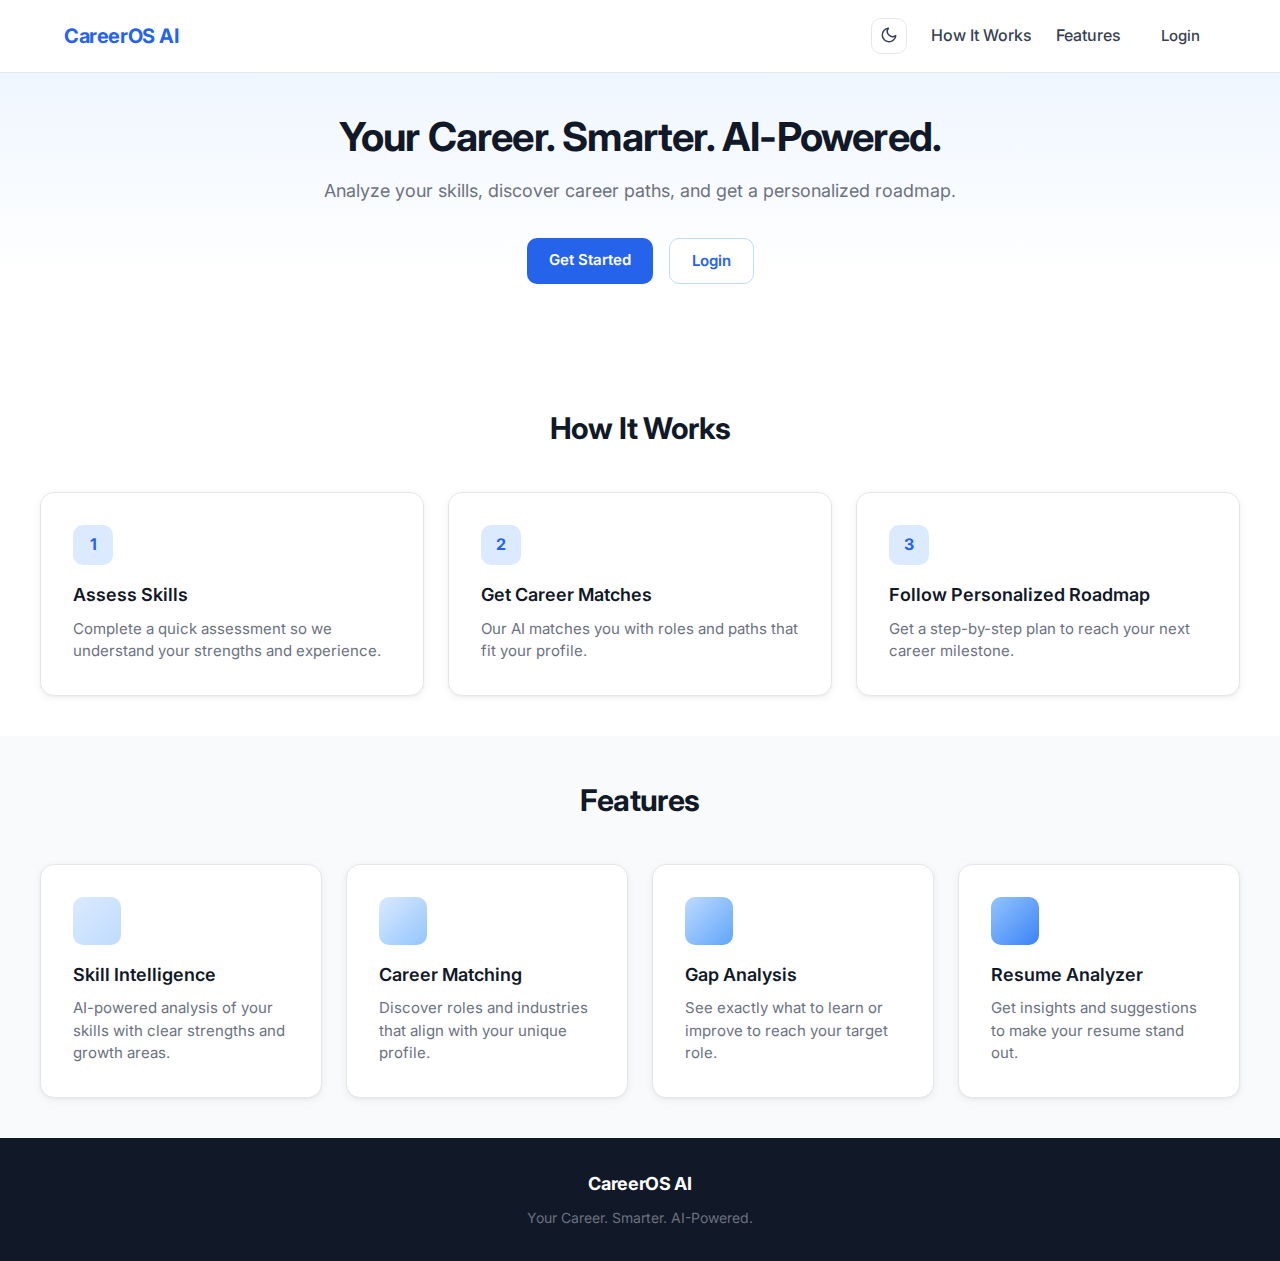
<file: index.html>
<!DOCTYPE html>
<html lang="en">
<head>
  <meta charset="UTF-8">
  <meta name="viewport" content="width=device-width, initial-scale=1.0">
  <title>CareerOS AI – Your Career. Smarter. AI-Powered.</title>
  <link rel="stylesheet" href="styles.css">
  <script>(function(){try{if(localStorage.getItem('careeros_theme')==='dark')document.documentElement.setAttribute('data-theme','dark');}catch(e){}})();</script>
</head>
<body>
  <!-- Navigation -->
  <header class="nav">
    <div class="nav-inner">
      <a href="index.html" class="logo">CareerOS AI</a>
      <nav class="nav-links">
        <button type="button" id="theme-toggle" class="theme-toggle" aria-label="Switch to dark mode">
          <span class="icon-moon"><svg viewBox="0 0 24 24" xmlns="http://www.w3.org/2000/svg"><path d="M21 12.79A9 9 0 1 1 11.21 3 7 7 0 0 0 21 12.79z"/></svg></span>
          <span class="icon-sun"><svg viewBox="0 0 24 24" xmlns="http://www.w3.org/2000/svg"><circle cx="12" cy="12" r="5"/><line x1="12" y1="1" x2="12" y2="3"/><line x1="12" y1="21" x2="12" y2="23"/><line x1="4.22" y1="4.22" x2="5.64" y2="5.64"/><line x1="18.36" y1="18.36" x2="19.78" y2="19.78"/><line x1="1" y1="12" x2="3" y2="12"/><line x1="21" y1="12" x2="23" y2="12"/><line x1="4.22" y1="19.78" x2="5.64" y2="18.36"/><line x1="18.36" y1="5.64" x2="19.78" y2="4.22"/></svg></span>
        </button>
        <a href="#how-it-works">How It Works</a>
        <a href="#features">Features</a>
        <a href="login.html" class="btn btn-nav">Login</a>
      </nav>
      <button class="nav-toggle" aria-label="Toggle menu">
        <span></span>
        <span></span>
        <span></span>
      </button>
    </div>
  </header>

  <!-- Hero Section -->
  <section class="hero">
    <div class="hero-inner">
      <h1 class="hero-headline">Your Career. Smarter. AI-Powered.</h1>
      <p class="hero-subtext">Analyze your skills, discover career paths, and get a personalized roadmap.</p>
      <div class="hero-buttons">
        <a href="signup.html" class="btn btn-primary">Get Started</a>
        <a href="login.html" class="btn btn-secondary">Login</a>
      </div>
    </div>
  </section>

  <!-- How It Works -->
  <section id="how-it-works" class="section how-it-works">
    <div class="container">
      <h2 class="section-title">How It Works</h2>
      <div class="cards-row cards-three">
        <div class="card">
          <div class="card-icon">1</div>
          <h3>Assess Skills</h3>
          <p>Complete a quick assessment so we understand your strengths and experience.</p>
        </div>
        <div class="card">
          <div class="card-icon">2</div>
          <h3>Get Career Matches</h3>
          <p>Our AI matches you with roles and paths that fit your profile.</p>
        </div>
        <div class="card">
          <div class="card-icon">3</div>
          <h3>Follow Personalized Roadmap</h3>
          <p>Get a step-by-step plan to reach your next career milestone.</p>
        </div>
      </div>
    </div>
  </section>

  <!-- Features Section -->
  <section id="features" class="section features">
    <div class="container">
      <h2 class="section-title">Features</h2>
      <div class="cards-row cards-four">
        <div class="card feature-card">
          <div class="feature-icon" aria-hidden="true"></div>
          <h3>Skill Intelligence</h3>
          <p>AI-powered analysis of your skills with clear strengths and growth areas.</p>
        </div>
        <div class="card feature-card">
          <div class="feature-icon" aria-hidden="true"></div>
          <h3>Career Matching</h3>
          <p>Discover roles and industries that align with your unique profile.</p>
        </div>
        <div class="card feature-card">
          <div class="feature-icon" aria-hidden="true"></div>
          <h3>Gap Analysis</h3>
          <p>See exactly what to learn or improve to reach your target role.</p>
        </div>
        <div class="card feature-card">
          <div class="feature-icon" aria-hidden="true"></div>
          <h3>Resume Analyzer</h3>
          <p>Get insights and suggestions to make your resume stand out.</p>
        </div>
      </div>
    </div>
  </section>

  <!-- Footer -->
  <footer class="footer">
    <div class="footer-inner">
      <span class="footer-logo">CareerOS AI</span>
      <p class="footer-tagline">Your Career. Smarter. AI-Powered.</p>
    </div>
  </footer>

  <script src="theme.js"></script>
  <script src="script.js"></script>
</body>
</html>
</file>
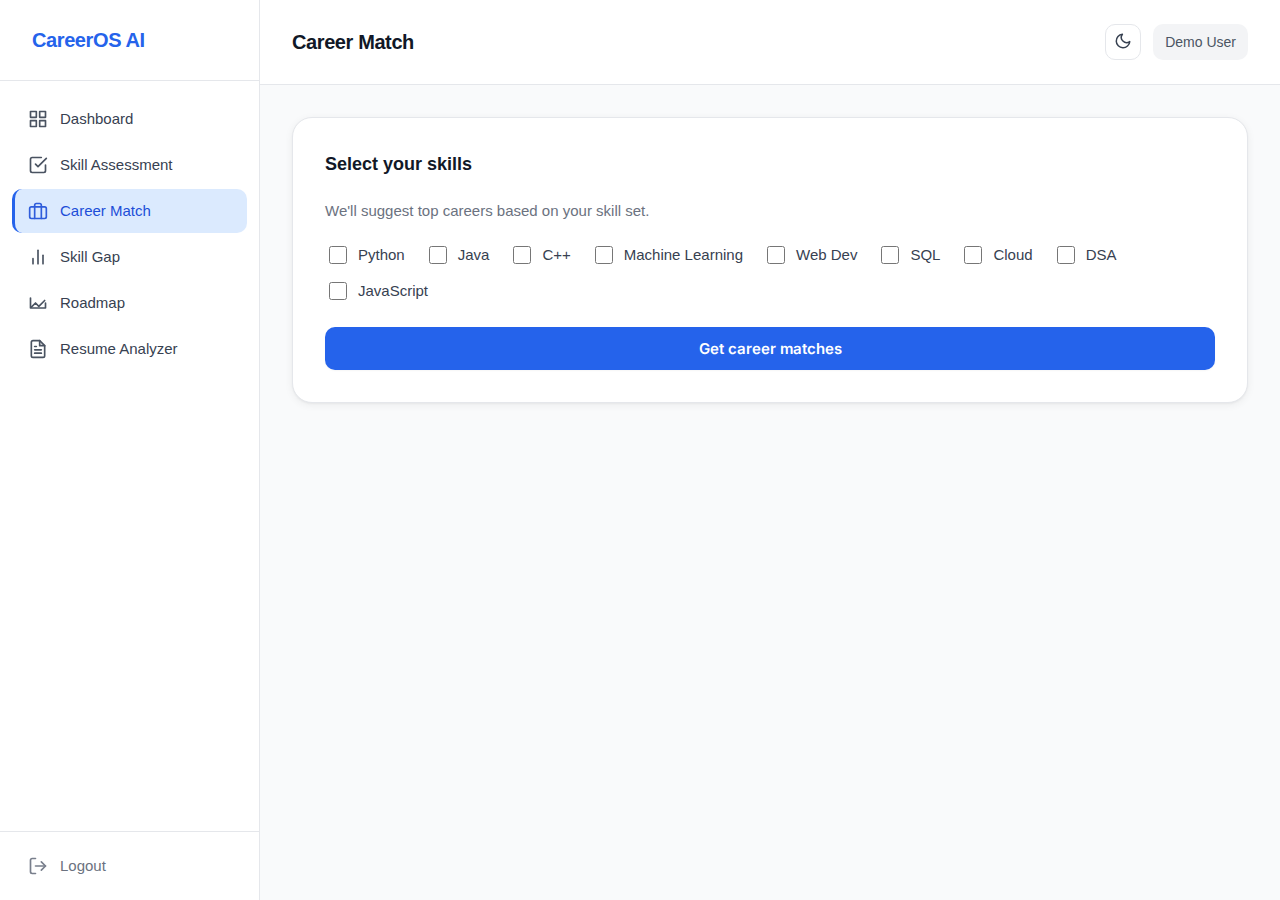
<file: career.html>
<!DOCTYPE html>
<html lang="en">
<head>
  <meta charset="UTF-8">
  <meta name="viewport" content="width=device-width, initial-scale=1.0">
  <title>Career Match – CareerOS AI</title>
  <link rel="stylesheet" href="styles.css">
  <script>(function(){try{if(localStorage.getItem('careeros_theme')==='dark')document.documentElement.setAttribute('data-theme','dark');}catch(e){}})();</script>
</head>
<body class="dashboard-app">
  <aside class="dashboard-sidebar">
    <a href="index.html" class="sidebar-logo">CareerOS AI</a>
    <nav class="sidebar-nav">
      <a href="dashboard.html" class="sidebar-item">
        <span class="sidebar-icon"><svg viewBox="0 0 24 24" xmlns="http://www.w3.org/2000/svg"><rect x="3" y="3" width="7" height="7"/><rect x="14" y="3" width="7" height="7"/><rect x="3" y="14" width="7" height="7"/><rect x="14" y="14" width="7" height="7"/></svg></span>
        Dashboard
      </a>
      <a href="skill.html" class="sidebar-item">
        <span class="sidebar-icon"><svg viewBox="0 0 24 24" xmlns="http://www.w3.org/2000/svg"><path d="M9 11l3 3L22 4"/><path d="M21 12v7a2 2 0 01-2 2H5a2 2 0 01-2-2V5a2 2 0 012-2h11"/></svg></span>
        Skill Assessment
      </a>
      <a href="career.html" class="sidebar-item is-active">
        <span class="sidebar-icon"><svg viewBox="0 0 24 24" xmlns="http://www.w3.org/2000/svg"><rect x="2" y="7" width="20" height="14" rx="2"/><path d="M16 21V5a2 2 0 00-2-2h-4a2 2 0 00-2 2v16"/></svg></span>
        Career Match
      </a>
      <a href="gap.html" class="sidebar-item">
        <span class="sidebar-icon"><svg viewBox="0 0 24 24" xmlns="http://www.w3.org/2000/svg"><line x1="18" y1="20" x2="18" y2="10"/><line x1="12" y1="20" x2="12" y2="4"/><line x1="6" y1="20" x2="6" y2="14"/></svg></span>
        Skill Gap
      </a>
      <a href="roadmap.html" class="sidebar-item">
        <span class="sidebar-icon"><svg viewBox="0 0 24 24" xmlns="http://www.w3.org/2000/svg"><path d="M4 17l5-5 4 4 7-7"/><path d="M21 12v6H3V6"/></svg></span>
        Roadmap
      </a>
      <a href="resume.html" class="sidebar-item">
        <span class="sidebar-icon"><svg viewBox="0 0 24 24" xmlns="http://www.w3.org/2000/svg"><path d="M14 2H6a2 2 0 00-2 2v16a2 2 0 002 2h12a2 2 0 002-2V8z"/><path d="M14 2v6h6"/><path d="M16 13H8"/><path d="M16 17H8"/><path d="M10 9H8"/></svg></span>
        Resume Analyzer
      </a>
    </nav>
    <div class="sidebar-footer">
      <a href="#" class="sidebar-item sidebar-item--logout" id="logout-btn">
        <span class="sidebar-icon"><svg viewBox="0 0 24 24" xmlns="http://www.w3.org/2000/svg"><path d="M9 21H5a2 2 0 01-2-2V5a2 2 0 012-2h4"/><polyline points="16 17 21 12 16 7"/><line x1="21" y1="12" x2="9" y2="12"/></svg></span>
        Logout
      </a>
    </div>
  </aside>

  <div class="dashboard-wrap">
    <header class="dashboard-header">
      <h1 class="dashboard-title">Career Match</h1>
      <div class="dashboard-header-right">
        <button type="button" id="theme-toggle" class="theme-toggle" aria-label="Switch to dark mode">
          <span class="icon-moon"><svg viewBox="0 0 24 24" xmlns="http://www.w3.org/2000/svg"><path d="M21 12.79A9 9 0 1 1 11.21 3 7 7 0 0 0 21 12.79z"/></svg></span>
          <span class="icon-sun"><svg viewBox="0 0 24 24" xmlns="http://www.w3.org/2000/svg"><circle cx="12" cy="12" r="5"/><line x1="12" y1="1" x2="12" y2="3"/><line x1="12" y1="21" x2="12" y2="23"/><line x1="4.22" y1="4.22" x2="5.64" y2="5.64"/><line x1="18.36" y1="18.36" x2="19.78" y2="19.78"/><line x1="1" y1="12" x2="3" y2="12"/><line x1="21" y1="12" x2="23" y2="12"/><line x1="4.22" y1="19.78" x2="5.64" y2="18.36"/><line x1="18.36" y1="5.64" x2="19.78" y2="4.22"/></svg></span>
        </button>
        <span class="dashboard-user-badge" id="user-name"></span>
      </div>
    </header>

    <main class="dashboard-content">
      <div class="career-layout">
        <div class="assessment-card career-form-card">
          <h2 class="assessment-card__title">Select your skills</h2>
          <p class="career-form-subtitle">We'll suggest top careers based on your skill set.</p>
          <form id="career-form" class="assessment-form">
            <div class="assessment-fieldset">
              <div class="assessment-checkboxes">
                <label class="assessment-checkbox">
                  <input type="checkbox" name="skill" value="Python"> Python
                </label>
                <label class="assessment-checkbox">
                  <input type="checkbox" name="skill" value="Java"> Java
                </label>
                <label class="assessment-checkbox">
                  <input type="checkbox" name="skill" value="C++"> C++
                </label>
                <label class="assessment-checkbox">
                  <input type="checkbox" name="skill" value="Machine Learning"> Machine Learning
                </label>
                <label class="assessment-checkbox">
                  <input type="checkbox" name="skill" value="Web Dev"> Web Dev
                </label>
                <label class="assessment-checkbox">
                  <input type="checkbox" name="skill" value="SQL"> SQL
                </label>
                <label class="assessment-checkbox">
                  <input type="checkbox" name="skill" value="Cloud"> Cloud
                </label>
                <label class="assessment-checkbox">
                  <input type="checkbox" name="skill" value="DSA"> DSA
                </label>
                <label class="assessment-checkbox">
                  <input type="checkbox" name="skill" value="JavaScript"> JavaScript
                </label>
              </div>
            </div>
            <button type="submit" class="btn btn-primary btn-block assessment-submit">Get career matches</button>
          </form>
        </div>

        <div class="career-results" id="career-results" hidden>
          <h2 class="career-results-title">Top career matches</h2>
          <div class="career-cards" id="career-cards"></div>
        </div>
      </div>
    </main>
  </div>

  <div id="loading-overlay" class="loading-overlay" aria-hidden="true">
    <div class="loading-overlay__content">
      <div class="loading-overlay__spinner"></div>
      <p class="loading-overlay__text">Analyzing with AI...</p>
    </div>
  </div>

  <script src="theme.js"></script>
  <script src="loading.js"></script>
  <script>
    (function () {
      var userName = document.getElementById('user-name');
      if (userName) userName.textContent = 'Demo User';
      var logoutBtn = document.getElementById('logout-btn');
      if (logoutBtn) {
        logoutBtn.addEventListener('click', function (e) {
          e.preventDefault();
          window.location.href = 'index.html';
        });
      }

      var STORAGE_KEY = 'careeros_completed_modules';
      function markModuleComplete(moduleId) {
        try {
          var raw = localStorage.getItem(STORAGE_KEY);
          var map = raw ? JSON.parse(raw) : {};
          if (!map || typeof map !== 'object') map = {};
          map[moduleId] = Date.now();
          localStorage.setItem(STORAGE_KEY, JSON.stringify(map));
        } catch (e) {}
      }

      var careerRules = [
        {
          skills: ['Python', 'Machine Learning', 'SQL'],
          careers: [
            { name: 'Data Scientist', percent: 85, description: 'Build models and derive insights from data using Python, ML, and SQL.' },
            { name: 'ML Engineer', percent: 78, description: 'Design and deploy machine learning systems at scale.' },
            { name: 'Data Analyst', percent: 70, description: 'Analyze data and create reports to drive business decisions.' }
          ]
        },
        {
          skills: ['Web Dev', 'JavaScript'],
          careers: [
            { name: 'Frontend Developer', percent: 90, description: 'Build user-facing web applications with modern JS and frameworks.' },
            { name: 'UI Developer', percent: 80, description: 'Create responsive interfaces and smooth user experiences.' }
          ]
        },
        {
          skills: ['C++', 'DSA'],
          careers: [
            { name: 'Software Engineer', percent: 88, description: 'Develop systems and applications with strong fundamentals.' },
            { name: 'Backend Developer', percent: 75, description: 'Build scalable servers and APIs with performance in mind.' }
          ]
        }
      ];

      var form = document.getElementById('career-form');
      if (form) {
        form.addEventListener('submit', function (e) {
          e.preventDefault();
          if (window.CareerOSLoading) window.CareerOSLoading.show();
          setTimeout(function () {
          var selected = [];
          document.querySelectorAll('input[name="skill"]:checked').forEach(function (cb) {
            selected.push(cb.value);
          });
          var all = [];
          careerRules.forEach(function (rule) {
            var match = rule.skills.every(function (s) { return selected.indexOf(s) !== -1; });
            if (match) rule.careers.forEach(function (c) { all.push(c); });
          });
          var seen = {};
          var top = all
            .sort(function (a, b) { return b.percent - a.percent; })
            .filter(function (c) {
              if (seen[c.name]) return false;
              seen[c.name] = true;
              return true;
            })
            .slice(0, 3);
          var container = document.getElementById('career-cards');
          if (container) {
            container.innerHTML = '';
            if (top.length === 0) {
              container.innerHTML = '<p class="career-no-results">Select at least one skill combination above to see matches (e.g. Python + Machine Learning + SQL, or Web Dev + JavaScript, or C++ + DSA).</p>';
            } else {
              top.forEach(function (c) {
                var card = document.createElement('div');
                card.className = 'career-card';
                card.innerHTML =
                  '<h3 class="career-card__name">' + escapeHtml(c.name) + '</h3>' +
                  '<div class="career-card__percent">' + c.percent + '% match</div>' +
                  '<div class="career-progress"><div class="career-progress__fill" style="width:' + c.percent + '%"></div></div>' +
                  '<p class="career-card__desc">' + escapeHtml(c.description) + '</p>';
                container.appendChild(card);
              });
            }
          }
            var results = document.getElementById('career-results');
            if (results) {
              results.hidden = false;
              results.scrollIntoView({ behavior: 'smooth', block: 'nearest' });
            }
            markModuleComplete('career');
            if (window.CareerOSLoading) window.CareerOSLoading.hide();
          }, 1000);
        });
      }

      function escapeHtml(text) {
        var div = document.createElement('div');
        div.textContent = text;
        return div.innerHTML;
      }
    })();
  </script>
</body>
</html>
</file>
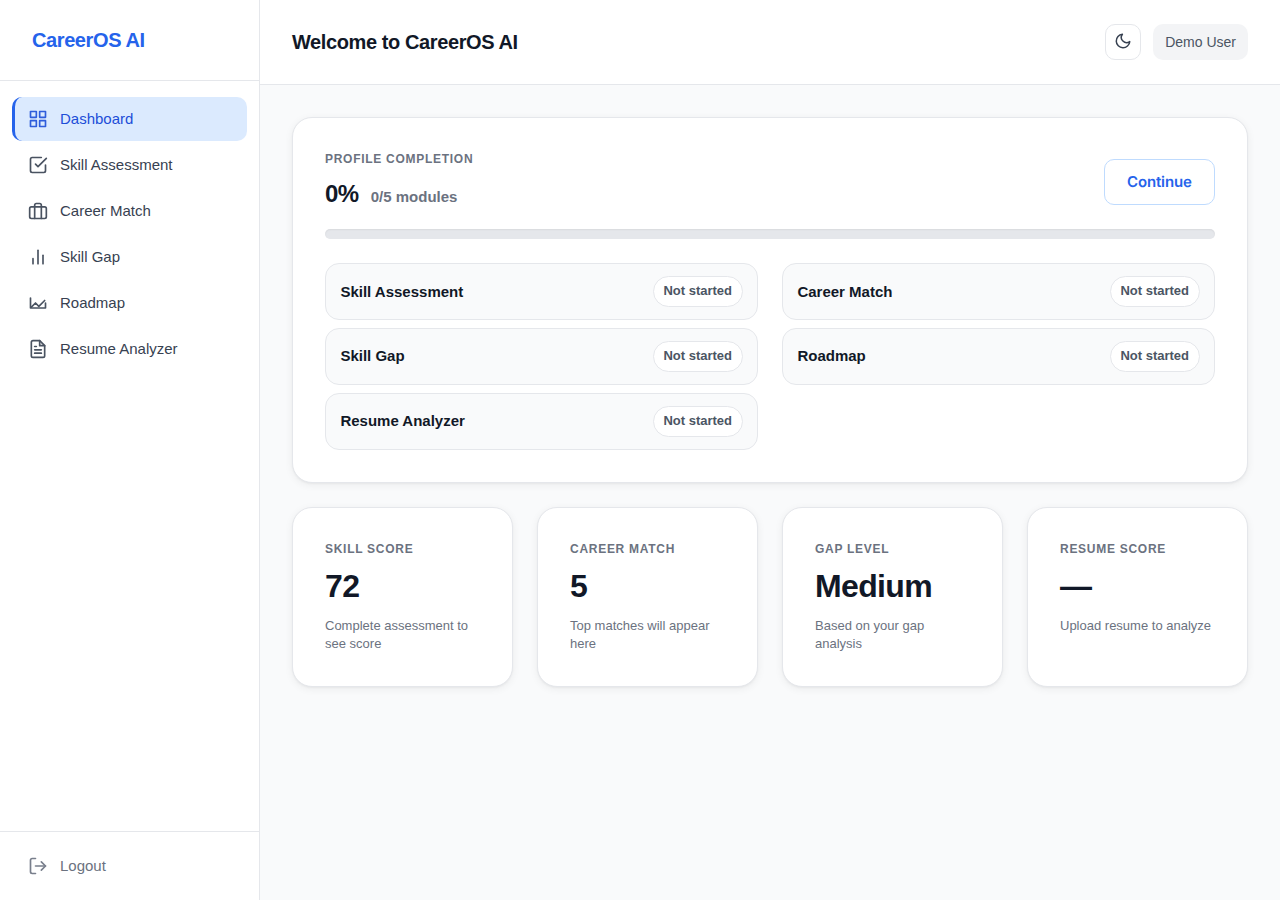
<file: dashboard.html>
<!DOCTYPE html>
<html lang="en">
<head>
  <meta charset="UTF-8">
  <meta name="viewport" content="width=device-width, initial-scale=1.0">
  <title>Dashboard – CareerOS AI</title>
  <link rel="stylesheet" href="styles.css">
  <script>(function(){try{if(localStorage.getItem('careeros_theme')==='dark')document.documentElement.setAttribute('data-theme','dark');}catch(e){}})();</script>
</head>
<body class="dashboard-app">
  <aside class="dashboard-sidebar">
    <a href="index.html" class="sidebar-logo">CareerOS AI</a>
    <nav class="sidebar-nav">
      <a href="dashboard.html" class="sidebar-item is-active">
        <span class="sidebar-icon"><svg viewBox="0 0 24 24" xmlns="http://www.w3.org/2000/svg"><rect x="3" y="3" width="7" height="7"/><rect x="14" y="3" width="7" height="7"/><rect x="3" y="14" width="7" height="7"/><rect x="14" y="14" width="7" height="7"/></svg></span>
        Dashboard
      </a>
      <a href="skill.html" class="sidebar-item">
        <span class="sidebar-icon"><svg viewBox="0 0 24 24" xmlns="http://www.w3.org/2000/svg"><path d="M9 11l3 3L22 4"/><path d="M21 12v7a2 2 0 01-2 2H5a2 2 0 01-2-2V5a2 2 0 012-2h11"/></svg></span>
        Skill Assessment
      </a>
      <a href="career.html" class="sidebar-item">
        <span class="sidebar-icon"><svg viewBox="0 0 24 24" xmlns="http://www.w3.org/2000/svg"><rect x="2" y="7" width="20" height="14" rx="2"/><path d="M16 21V5a2 2 0 00-2-2h-4a2 2 0 00-2 2v16"/></svg></span>
        Career Match
      </a>
      <a href="gap.html" class="sidebar-item">
        <span class="sidebar-icon"><svg viewBox="0 0 24 24" xmlns="http://www.w3.org/2000/svg"><line x1="18" y1="20" x2="18" y2="10"/><line x1="12" y1="20" x2="12" y2="4"/><line x1="6" y1="20" x2="6" y2="14"/></svg></span>
        Skill Gap
      </a>
      <a href="roadmap.html" class="sidebar-item">
        <span class="sidebar-icon"><svg viewBox="0 0 24 24" xmlns="http://www.w3.org/2000/svg"><path d="M4 17l5-5 4 4 7-7"/><path d="M21 12v6H3V6"/></svg></span>
        Roadmap
      </a>
      <a href="resume.html" class="sidebar-item">
        <span class="sidebar-icon"><svg viewBox="0 0 24 24" xmlns="http://www.w3.org/2000/svg"><path d="M14 2H6a2 2 0 00-2 2v16a2 2 0 002 2h12a2 2 0 002-2V8z"/><path d="M14 2v6h6"/><path d="M16 13H8"/><path d="M16 17H8"/><path d="M10 9H8"/></svg></span>
        Resume Analyzer
      </a>
    </nav>
    <div class="sidebar-footer">
      <a href="#" class="sidebar-item sidebar-item--logout" id="logout-btn">
        <span class="sidebar-icon"><svg viewBox="0 0 24 24" xmlns="http://www.w3.org/2000/svg"><path d="M9 21H5a2 2 0 01-2-2V5a2 2 0 012-2h4"/><polyline points="16 17 21 12 16 7"/><line x1="21" y1="12" x2="9" y2="12"/></svg></span>
        Logout
      </a>
    </div>
  </aside>

  <div class="dashboard-wrap">
    <header class="dashboard-header">
      <h1 class="dashboard-title">Welcome to CareerOS AI</h1>
      <div class="dashboard-header-right">
        <button type="button" id="theme-toggle" class="theme-toggle" aria-label="Switch to dark mode">
          <span class="icon-moon"><svg viewBox="0 0 24 24" xmlns="http://www.w3.org/2000/svg"><path d="M21 12.79A9 9 0 1 1 11.21 3 7 7 0 0 0 21 12.79z"/></svg></span>
          <span class="icon-sun"><svg viewBox="0 0 24 24" xmlns="http://www.w3.org/2000/svg"><circle cx="12" cy="12" r="5"/><line x1="12" y1="1" x2="12" y2="3"/><line x1="12" y1="21" x2="12" y2="23"/><line x1="4.22" y1="4.22" x2="5.64" y2="5.64"/><line x1="18.36" y1="18.36" x2="19.78" y2="19.78"/><line x1="1" y1="12" x2="3" y2="12"/><line x1="21" y1="12" x2="23" y2="12"/><line x1="4.22" y1="19.78" x2="5.64" y2="18.36"/><line x1="18.36" y1="5.64" x2="19.78" y2="4.22"/></svg></span>
        </button>
        <span class="dashboard-user-badge" id="user-name"></span>
      </div>
    </header>

    <main class="dashboard-content">
      <section class="profile-progress-card" aria-labelledby="profile-progress-title">
        <div class="profile-progress-head">
          <div>
            <div class="profile-progress-label" id="profile-progress-title">Profile completion</div>
            <div class="profile-progress-value">
              <span class="profile-progress-percent" id="profile-progress-percent">0%</span>
              <span class="profile-progress-count" id="profile-progress-count">0/5 modules</span>
            </div>
          </div>
          <a class="btn btn-secondary profile-progress-cta" href="skill.html">Continue</a>
        </div>

        <div class="profile-progress-bar" role="progressbar" aria-valuemin="0" aria-valuemax="100" aria-valuenow="0">
          <div class="profile-progress-bar__fill" id="profile-progress-fill" style="width: 0%"></div>
        </div>

        <ul class="profile-progress-list" aria-label="Module completion status">
          <li class="profile-progress-item" data-module="skill">
            <a class="profile-progress-link" href="skill.html">Skill Assessment</a>
            <span class="profile-progress-status" id="module-skill-status">Not started</span>
          </li>
          <li class="profile-progress-item" data-module="career">
            <a class="profile-progress-link" href="career.html">Career Match</a>
            <span class="profile-progress-status" id="module-career-status">Not started</span>
          </li>
          <li class="profile-progress-item" data-module="gap">
            <a class="profile-progress-link" href="gap.html">Skill Gap</a>
            <span class="profile-progress-status" id="module-gap-status">Not started</span>
          </li>
          <li class="profile-progress-item" data-module="roadmap">
            <a class="profile-progress-link" href="roadmap.html">Roadmap</a>
            <span class="profile-progress-status" id="module-roadmap-status">Not started</span>
          </li>
          <li class="profile-progress-item" data-module="resume">
            <a class="profile-progress-link" href="resume.html">Resume Analyzer</a>
            <span class="profile-progress-status" id="module-resume-status">Not started</span>
          </li>
        </ul>
      </section>

      <div class="stat-cards">
        <div class="stat-card">
          <div class="stat-card__label">Skill Score</div>
          <div class="stat-card__value" id="stat-skill">—</div>
          <div class="stat-card__hint">Complete assessment to see score</div>
        </div>
        <div class="stat-card">
          <div class="stat-card__label">Career Match</div>
          <div class="stat-card__value" id="stat-career">—</div>
          <div class="stat-card__hint">Top matches will appear here</div>
        </div>
        <div class="stat-card">
          <div class="stat-card__label">Gap Level</div>
          <div class="stat-card__value" id="stat-gap">—</div>
          <div class="stat-card__hint">Based on your gap analysis</div>
        </div>
        <div class="stat-card">
          <div class="stat-card__label">Resume Score</div>
          <div class="stat-card__value" id="stat-resume">—</div>
          <div class="stat-card__hint">Upload resume to analyze</div>
        </div>
      </div>
    </main>
  </div>

  <script src="theme.js"></script>
  <script>
    var userName = document.getElementById('user-name');
    if (userName) userName.textContent = 'Demo User';
    var logoutBtn = document.getElementById('logout-btn');
    if (logoutBtn) {
      logoutBtn.addEventListener('click', function (e) {
        e.preventDefault();
        window.location.href = 'index.html';
      });
    }
    var statSkill = document.getElementById('stat-skill');
    if (statSkill) statSkill.textContent = '72';
    var statCareer = document.getElementById('stat-career');
    if (statCareer) statCareer.textContent = '5';
    var statGap = document.getElementById('stat-gap');
    if (statGap) statGap.textContent = 'Medium';
    var statResume = document.getElementById('stat-resume');
    if (statResume) statResume.textContent = '—';

    (function initProfileProgress() {
      var STORAGE_KEY = 'careeros_completed_modules';
      var modules = ['skill', 'career', 'gap', 'roadmap', 'resume'];

      function readCompletionMap() {
        try {
          var raw = localStorage.getItem(STORAGE_KEY);
          if (!raw) return {};
          var parsed = JSON.parse(raw);
          return parsed && typeof parsed === 'object' ? parsed : {};
        } catch (e) {
          return {};
        }
      }

      function setText(id, text) {
        var el = document.getElementById(id);
        if (el) el.textContent = text;
      }

      function setProgress(percent, completedCount) {
        var pct = Math.max(0, Math.min(100, percent));
        setText('profile-progress-percent', pct + '%');
        setText('profile-progress-count', completedCount + '/' + modules.length + ' modules');

        var fill = document.getElementById('profile-progress-fill');
        if (fill) fill.style.width = pct + '%';

        var bar = document.querySelector('.profile-progress-bar[role="progressbar"]');
        if (bar) bar.setAttribute('aria-valuenow', String(pct));
      }

      function setModuleStatus(moduleId, done) {
        var item = document.querySelector('.profile-progress-item[data-module="' + moduleId + '"]');
        if (item) item.classList.toggle('is-complete', !!done);
        setText('module-' + moduleId + '-status', done ? 'Completed' : 'Not started');
      }

      var map = readCompletionMap();
      var completedCount = 0;
      modules.forEach(function (m) {
        var done = !!map[m];
        if (done) completedCount += 1;
        setModuleStatus(m, done);
      });

      var percent = modules.length ? Math.round((completedCount / modules.length) * 100) : 0;
      setProgress(percent, completedCount);
    })();
  </script>
</body>
</html>
</file>
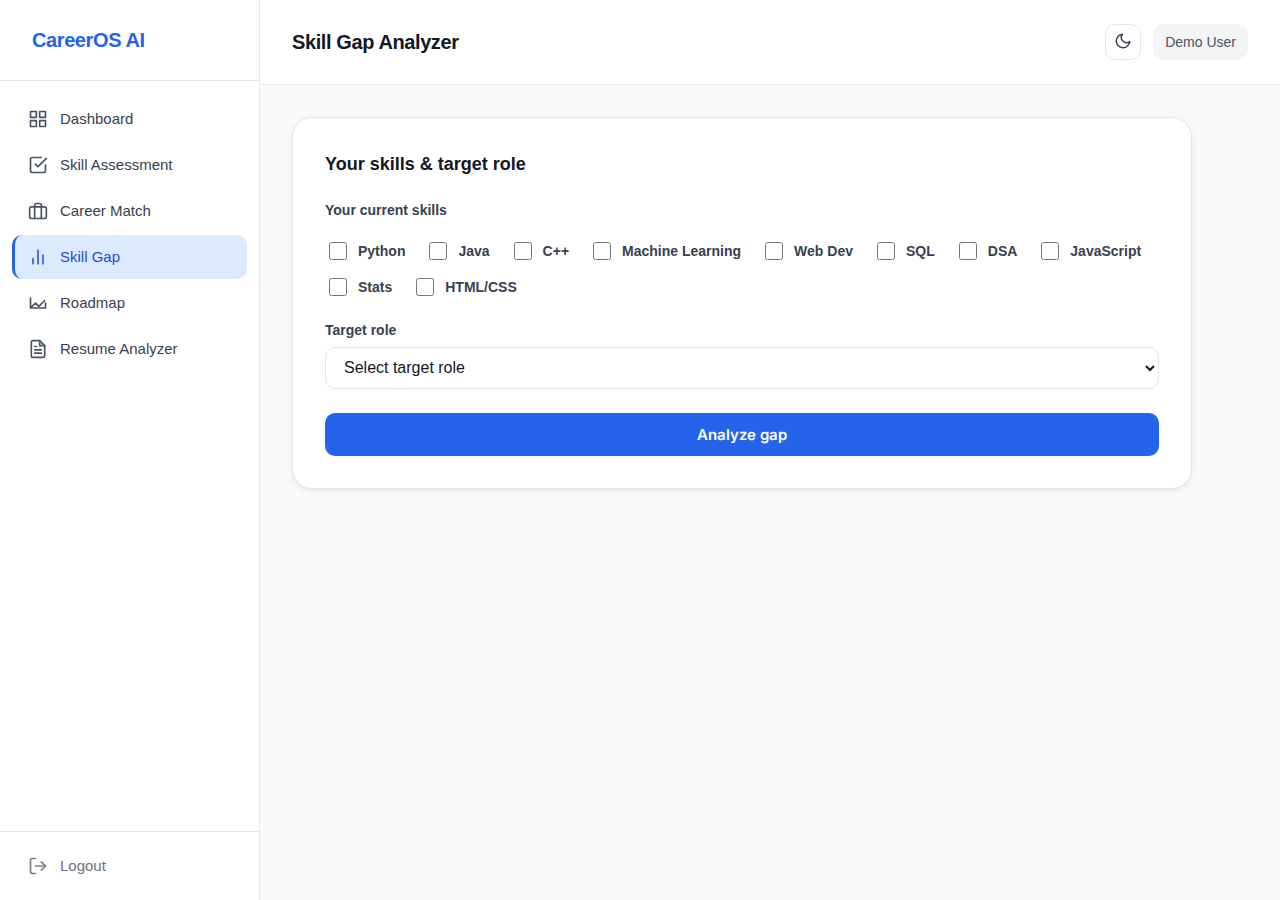
<file: gap.html>
<!DOCTYPE html>
<html lang="en">
<head>
  <meta charset="UTF-8">
  <meta name="viewport" content="width=device-width, initial-scale=1.0">
  <title>Skill Gap Analyzer – CareerOS AI</title>
  <link rel="stylesheet" href="styles.css">
  <script>(function(){try{if(localStorage.getItem('careeros_theme')==='dark')document.documentElement.setAttribute('data-theme','dark');}catch(e){}})();</script>
</head>
<body class="dashboard-app">
  <aside class="dashboard-sidebar">
    <a href="index.html" class="sidebar-logo">CareerOS AI</a>
    <nav class="sidebar-nav">
      <a href="dashboard.html" class="sidebar-item">
        <span class="sidebar-icon"><svg viewBox="0 0 24 24" xmlns="http://www.w3.org/2000/svg"><rect x="3" y="3" width="7" height="7"/><rect x="14" y="3" width="7" height="7"/><rect x="3" y="14" width="7" height="7"/><rect x="14" y="14" width="7" height="7"/></svg></span>
        Dashboard
      </a>
      <a href="skill.html" class="sidebar-item">
        <span class="sidebar-icon"><svg viewBox="0 0 24 24" xmlns="http://www.w3.org/2000/svg"><path d="M9 11l3 3L22 4"/><path d="M21 12v7a2 2 0 01-2 2H5a2 2 0 01-2-2V5a2 2 0 012-2h11"/></svg></span>
        Skill Assessment
      </a>
      <a href="career.html" class="sidebar-item">
        <span class="sidebar-icon"><svg viewBox="0 0 24 24" xmlns="http://www.w3.org/2000/svg"><rect x="2" y="7" width="20" height="14" rx="2"/><path d="M16 21V5a2 2 0 00-2-2h-4a2 2 0 00-2 2v16"/></svg></span>
        Career Match
      </a>
      <a href="gap.html" class="sidebar-item is-active">
        <span class="sidebar-icon"><svg viewBox="0 0 24 24" xmlns="http://www.w3.org/2000/svg"><line x1="18" y1="20" x2="18" y2="10"/><line x1="12" y1="20" x2="12" y2="4"/><line x1="6" y1="20" x2="6" y2="14"/></svg></span>
        Skill Gap
      </a>
      <a href="roadmap.html" class="sidebar-item">
        <span class="sidebar-icon"><svg viewBox="0 0 24 24" xmlns="http://www.w3.org/2000/svg"><path d="M4 17l5-5 4 4 7-7"/><path d="M21 12v6H3V6"/></svg></span>
        Roadmap
      </a>
      <a href="resume.html" class="sidebar-item">
        <span class="sidebar-icon"><svg viewBox="0 0 24 24" xmlns="http://www.w3.org/2000/svg"><path d="M14 2H6a2 2 0 00-2 2v16a2 2 0 002 2h12a2 2 0 002-2V8z"/><path d="M14 2v6h6"/><path d="M16 13H8"/><path d="M16 17H8"/><path d="M10 9H8"/></svg></span>
        Resume Analyzer
      </a>
    </nav>
    <div class="sidebar-footer">
      <a href="#" class="sidebar-item sidebar-item--logout" id="logout-btn">
        <span class="sidebar-icon"><svg viewBox="0 0 24 24" xmlns="http://www.w3.org/2000/svg"><path d="M9 21H5a2 2 0 01-2-2V5a2 2 0 012-2h4"/><polyline points="16 17 21 12 16 7"/><line x1="21" y1="12" x2="9" y2="12"/></svg></span>
        Logout
      </a>
    </div>
  </aside>

  <div class="dashboard-wrap">
    <header class="dashboard-header">
      <h1 class="dashboard-title">Skill Gap Analyzer</h1>
      <div class="dashboard-header-right">
        <button type="button" id="theme-toggle" class="theme-toggle" aria-label="Switch to dark mode">
          <span class="icon-moon"><svg viewBox="0 0 24 24" xmlns="http://www.w3.org/2000/svg"><path d="M21 12.79A9 9 0 1 1 11.21 3 7 7 0 0 0 21 12.79z"/></svg></span>
          <span class="icon-sun"><svg viewBox="0 0 24 24" xmlns="http://www.w3.org/2000/svg"><circle cx="12" cy="12" r="5"/><line x1="12" y1="1" x2="12" y2="3"/><line x1="12" y1="21" x2="12" y2="23"/><line x1="4.22" y1="4.22" x2="5.64" y2="5.64"/><line x1="18.36" y1="18.36" x2="19.78" y2="19.78"/><line x1="1" y1="12" x2="3" y2="12"/><line x1="21" y1="12" x2="23" y2="12"/><line x1="4.22" y1="19.78" x2="5.64" y2="18.36"/><line x1="18.36" y1="5.64" x2="19.78" y2="4.22"/></svg></span>
        </button>
        <span class="dashboard-user-badge" id="user-name"></span>
      </div>
    </header>

    <main class="dashboard-content">
      <div class="gap-layout">
        <div class="assessment-card gap-form-card">
          <h2 class="assessment-card__title">Your skills & target role</h2>
          <form id="gap-form" class="assessment-form">
            <div class="form-group">
              <label class="assessment-legend">Your current skills</label>
              <div class="assessment-checkboxes">
                <label class="assessment-checkbox"><input type="checkbox" name="skill" value="Python"> Python</label>
                <label class="assessment-checkbox"><input type="checkbox" name="skill" value="Java"> Java</label>
                <label class="assessment-checkbox"><input type="checkbox" name="skill" value="C++"> C++</label>
                <label class="assessment-checkbox"><input type="checkbox" name="skill" value="Machine Learning"> Machine Learning</label>
                <label class="assessment-checkbox"><input type="checkbox" name="skill" value="Web Dev"> Web Dev</label>
                <label class="assessment-checkbox"><input type="checkbox" name="skill" value="SQL"> SQL</label>
                <label class="assessment-checkbox"><input type="checkbox" name="skill" value="DSA"> DSA</label>
                <label class="assessment-checkbox"><input type="checkbox" name="skill" value="JavaScript"> JavaScript</label>
                <label class="assessment-checkbox"><input type="checkbox" name="skill" value="Stats"> Stats</label>
                <label class="assessment-checkbox"><input type="checkbox" name="skill" value="HTML/CSS"> HTML/CSS</label>
              </div>
            </div>
            <div class="form-group">
              <label for="target-role">Target role</label>
              <select id="target-role" name="targetRole">
                <option value="">Select target role</option>
                <option value="Data Scientist">Data Scientist</option>
                <option value="Software Engineer">Software Engineer</option>
                <option value="Frontend Dev">Frontend Dev</option>
              </select>
            </div>
            <button type="submit" class="btn btn-primary btn-block assessment-submit">Analyze gap</button>
          </form>
        </div>

        <div class="gap-results" id="gap-results" hidden>
          <div class="gap-result-card">
            <h2 class="gap-result-title" id="gap-role-title">—</h2>
            <p class="gap-required-label">Required skills</p>
            <div class="gap-tags" id="gap-tags"></div>
            <div class="gap-percent-wrap">
              <span class="gap-percent-label">Gap</span>
              <span class="gap-percent-value" id="gap-percent">0%</span>
            </div>
            <p class="gap-hint" id="gap-hint"></p>
          </div>
        </div>
      </div>
    </main>
  </div>

  <script src="theme.js"></script>
  <script>
    (function () {
      var userName = document.getElementById('user-name');
      if (userName) userName.textContent = 'Demo User';
      var logoutBtn = document.getElementById('logout-btn');
      if (logoutBtn) {
        logoutBtn.addEventListener('click', function (e) {
          e.preventDefault();
          window.location.href = 'index.html';
        });
      }

      var STORAGE_KEY = 'careeros_completed_modules';
      function markModuleComplete(moduleId) {
        try {
          var raw = localStorage.getItem(STORAGE_KEY);
          var map = raw ? JSON.parse(raw) : {};
          if (!map || typeof map !== 'object') map = {};
          map[moduleId] = Date.now();
          localStorage.setItem(STORAGE_KEY, JSON.stringify(map));
        } catch (e) {}
      }

      var roleSkills = {
        'Data Scientist': ['Python', 'SQL', 'Machine Learning', 'Stats'],
        'Software Engineer': ['DSA', 'Java', 'C++', 'SQL'],
        'Frontend Dev': ['JavaScript', 'Web Dev', 'HTML/CSS']
      };

      var form = document.getElementById('gap-form');
      if (form) {
        form.addEventListener('submit', function (e) {
          e.preventDefault();
          var roleSelect = document.getElementById('target-role');
          if (!roleSelect || !roleSelect.value || !roleSkills[roleSelect.value]) return;
          var role = roleSelect.value;
        var selected = [];
        document.querySelectorAll('input[name="skill"]:checked').forEach(function (cb) {
          selected.push(cb.value);
        });
          var required = roleSkills[role];
          var missing = required.filter(function (s) { return selected.indexOf(s) === -1; });
          var gapPercent = required.length ? Math.round((missing.length / required.length) * 100) : 0;
          var roleTitle = document.getElementById('gap-role-title');
          if (roleTitle) roleTitle.textContent = role;
          var gapPercentEl = document.getElementById('gap-percent');
          if (gapPercentEl) gapPercentEl.textContent = gapPercent + '%';
          var tagsEl = document.getElementById('gap-tags');
          if (tagsEl) {
            tagsEl.innerHTML = '';
            required.forEach(function (skill) {
              var has = selected.indexOf(skill) !== -1;
              var span = document.createElement('span');
              span.className = 'gap-tag ' + (has ? 'gap-tag--have' : 'gap-tag--missing');
              span.textContent = skill;
              tagsEl.appendChild(span);
            });
          }
          var hint = document.getElementById('gap-hint');
          if (hint) {
            if (missing.length === 0) {
              hint.textContent = 'You have all required skills for this role.';
            } else {
              hint.textContent = 'Skill gap: ' + missing.join(', ');
            }
          }
          var results = document.getElementById('gap-results');
          if (results) {
            results.hidden = false;
            results.scrollIntoView({ behavior: 'smooth', block: 'nearest' });
          }
          markModuleComplete('gap');
        });
      }
    })();
  </script>
</body>
</html>
</file>
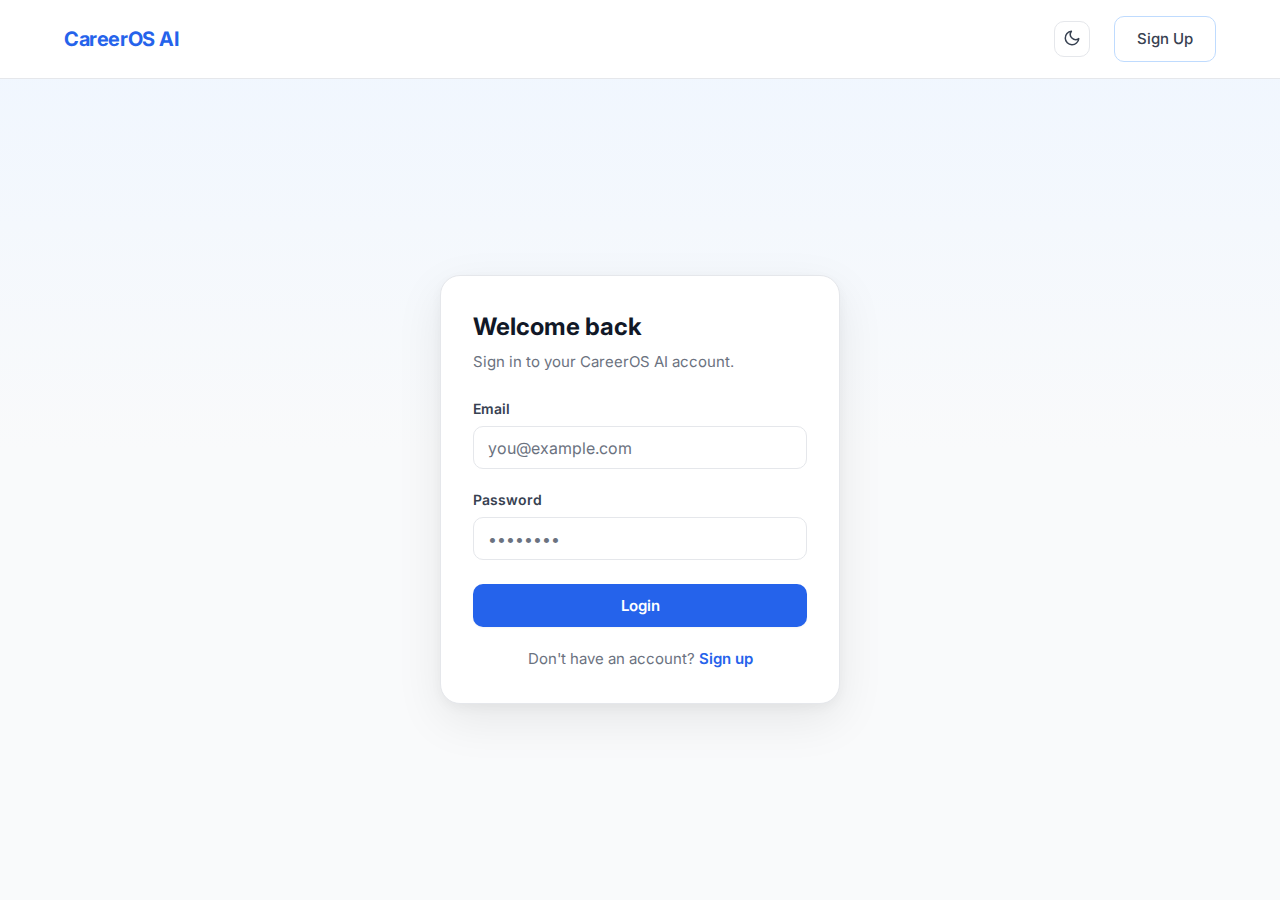
<file: login.html>
<!DOCTYPE html>
<html lang="en">
<head>
  <meta charset="UTF-8">
  <meta name="viewport" content="width=device-width, initial-scale=1.0">
  <title>Login – CareerOS AI</title>
  <link rel="stylesheet" href="styles.css">
  <script>(function(){try{if(localStorage.getItem('careeros_theme')==='dark')document.documentElement.setAttribute('data-theme','dark');}catch(e){}})();</script>
</head>
<body class="auth-page">
  <header class="nav">
    <div class="nav-inner">
      <a href="index.html" class="logo">CareerOS AI</a>
      <nav class="nav-links">
        <button type="button" id="theme-toggle" class="theme-toggle" aria-label="Switch to dark mode">
          <span class="icon-moon"><svg viewBox="0 0 24 24" xmlns="http://www.w3.org/2000/svg"><path d="M21 12.79A9 9 0 1 1 11.21 3 7 7 0 0 0 21 12.79z"/></svg></span>
          <span class="icon-sun"><svg viewBox="0 0 24 24" xmlns="http://www.w3.org/2000/svg"><circle cx="12" cy="12" r="5"/><line x1="12" y1="1" x2="12" y2="3"/><line x1="12" y1="21" x2="12" y2="23"/><line x1="4.22" y1="4.22" x2="5.64" y2="5.64"/><line x1="18.36" y1="18.36" x2="19.78" y2="19.78"/><line x1="1" y1="12" x2="3" y2="12"/><line x1="21" y1="12" x2="23" y2="12"/><line x1="4.22" y1="19.78" x2="5.64" y2="18.36"/><line x1="18.36" y1="5.64" x2="19.78" y2="4.22"/></svg></span>
        </button>
        <a href="signup.html" class="btn btn-secondary">Sign Up</a>
      </nav>
    </div>
  </header>

  <main class="auth-main">
    <div class="auth-card">
      <h1 class="auth-title">Welcome back</h1>
      <p class="auth-subtitle">Sign in to your CareerOS AI account.</p>

      <form id="login-form" class="auth-form">
        <div class="form-group">
          <label for="email">Email</label>
          <input type="email" id="email" name="email" placeholder="you@example.com" autocomplete="email">
        </div>
        <div class="form-group">
          <label for="password">Password</label>
          <input type="password" id="password" name="password" placeholder="••••••••" autocomplete="current-password">
        </div>
        <button type="submit" class="btn btn-primary btn-block">Login</button>
      </form>

      <p class="auth-footer-text">
        Don't have an account? <a href="signup.html">Sign up</a>
      </p>
    </div>
  </main>

  <script src="theme.js"></script>
  <script>
    var form = document.getElementById('login-form');
    if (form) {
      form.addEventListener('submit', function (e) {
        e.preventDefault();
        window.location.href = 'dashboard.html';
      });
    }
  </script>
</body>
</html>
</file>
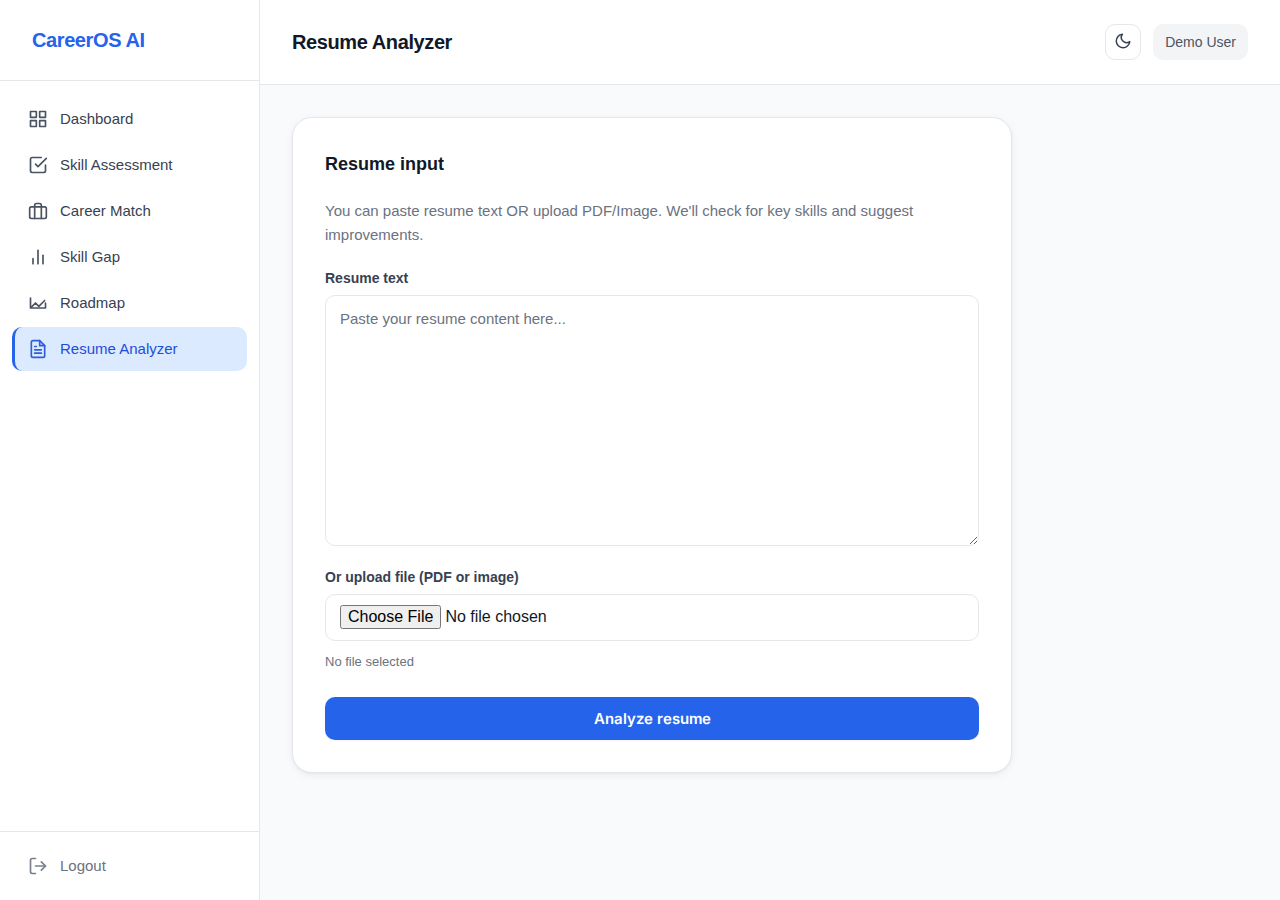
<file: resume.html>
<!DOCTYPE html>
<html lang="en">
<head>
  <meta charset="UTF-8">
  <meta name="viewport" content="width=device-width, initial-scale=1.0">
  <title>Resume Analyzer – CareerOS AI</title>
  <link rel="stylesheet" href="styles.css">
  <script>(function(){try{if(localStorage.getItem('careeros_theme')==='dark')document.documentElement.setAttribute('data-theme','dark');}catch(e){}})();</script>
</head>
<body class="dashboard-app">
  <aside class="dashboard-sidebar">
    <a href="index.html" class="sidebar-logo">CareerOS AI</a>
    <nav class="sidebar-nav">
      <a href="dashboard.html" class="sidebar-item">
        <span class="sidebar-icon"><svg viewBox="0 0 24 24" xmlns="http://www.w3.org/2000/svg"><rect x="3" y="3" width="7" height="7"/><rect x="14" y="3" width="7" height="7"/><rect x="3" y="14" width="7" height="7"/><rect x="14" y="14" width="7" height="7"/></svg></span>
        Dashboard
      </a>
      <a href="skill.html" class="sidebar-item">
        <span class="sidebar-icon"><svg viewBox="0 0 24 24" xmlns="http://www.w3.org/2000/svg"><path d="M9 11l3 3L22 4"/><path d="M21 12v7a2 2 0 01-2 2H5a2 2 0 01-2-2V5a2 2 0 012-2h11"/></svg></span>
        Skill Assessment
      </a>
      <a href="career.html" class="sidebar-item">
        <span class="sidebar-icon"><svg viewBox="0 0 24 24" xmlns="http://www.w3.org/2000/svg"><rect x="2" y="7" width="20" height="14" rx="2"/><path d="M16 21V5a2 2 0 00-2-2h-4a2 2 0 00-2 2v16"/></svg></span>
        Career Match
      </a>
      <a href="gap.html" class="sidebar-item">
        <span class="sidebar-icon"><svg viewBox="0 0 24 24" xmlns="http://www.w3.org/2000/svg"><line x1="18" y1="20" x2="18" y2="10"/><line x1="12" y1="20" x2="12" y2="4"/><line x1="6" y1="20" x2="6" y2="14"/></svg></span>
        Skill Gap
      </a>
      <a href="roadmap.html" class="sidebar-item">
        <span class="sidebar-icon"><svg viewBox="0 0 24 24" xmlns="http://www.w3.org/2000/svg"><path d="M4 17l5-5 4 4 7-7"/><path d="M21 12v6H3V6"/></svg></span>
        Roadmap
      </a>
      <a href="resume.html" class="sidebar-item is-active">
        <span class="sidebar-icon"><svg viewBox="0 0 24 24" xmlns="http://www.w3.org/2000/svg"><path d="M14 2H6a2 2 0 00-2 2v16a2 2 0 002 2h12a2 2 0 002-2V8z"/><path d="M14 2v6h6"/><path d="M16 13H8"/><path d="M16 17H8"/><path d="M10 9H8"/></svg></span>
        Resume Analyzer
      </a>
    </nav>
    <div class="sidebar-footer">
      <a href="#" class="sidebar-item sidebar-item--logout" id="logout-btn">
        <span class="sidebar-icon"><svg viewBox="0 0 24 24" xmlns="http://www.w3.org/2000/svg"><path d="M9 21H5a2 2 0 01-2-2V5a2 2 0 012-2h4"/><polyline points="16 17 21 12 16 7"/><line x1="21" y1="12" x2="9" y2="12"/></svg></span>
        Logout
      </a>
    </div>
  </aside>

  <div class="dashboard-wrap">
    <header class="dashboard-header">
      <h1 class="dashboard-title">Resume Analyzer</h1>
      <div class="dashboard-header-right">
        <button type="button" id="theme-toggle" class="theme-toggle" aria-label="Switch to dark mode">
          <span class="icon-moon"><svg viewBox="0 0 24 24" xmlns="http://www.w3.org/2000/svg"><path d="M21 12.79A9 9 0 1 1 11.21 3 7 7 0 0 0 21 12.79z"/></svg></span>
          <span class="icon-sun"><svg viewBox="0 0 24 24" xmlns="http://www.w3.org/2000/svg"><circle cx="12" cy="12" r="5"/><line x1="12" y1="1" x2="12" y2="3"/><line x1="12" y1="21" x2="12" y2="23"/><line x1="4.22" y1="4.22" x2="5.64" y2="5.64"/><line x1="18.36" y1="18.36" x2="19.78" y2="19.78"/><line x1="1" y1="12" x2="3" y2="12"/><line x1="21" y1="12" x2="23" y2="12"/><line x1="4.22" y1="19.78" x2="5.64" y2="18.36"/><line x1="18.36" y1="5.64" x2="19.78" y2="4.22"/></svg></span>
        </button>
        <span class="dashboard-user-badge" id="user-name"></span>
      </div>
    </header>

    <main class="dashboard-content">
      <div class="resume-layout">
        <div class="assessment-card resume-form-card">
          <h2 class="assessment-card__title">Resume input</h2>
          <p class="resume-form-subtitle">You can paste resume text OR upload PDF/Image. We'll check for key skills and suggest improvements.</p>
          <form id="resume-form" class="assessment-form">
            <div class="form-group">
              <label for="resume-text">Resume text</label>
              <textarea id="resume-text" name="resumeText" rows="10" placeholder="Paste your resume content here..."></textarea>
            </div>
            <div class="form-group">
              <label for="resume-file">Or upload file (PDF or image)</label>
              <input type="file" id="resume-file" name="resumeFile" accept=".pdf,application/pdf,image/*">
              <div class="resume-file-info" id="resume-file-info">No file selected</div>
            </div>
            <button type="submit" class="btn btn-primary btn-block assessment-submit">Analyze resume</button>
          </form>
        </div>

        <div class="resume-results" id="resume-results" hidden>
          <div class="resume-result-card">
            <h2 class="resume-result-title">Analysis result</h2>
            <div class="resume-score-wrap">
              <span class="resume-score" id="resume-score">0</span>
              <span class="resume-score-suffix">/ 100</span>
            </div>
            <p class="resume-score-label">Resume Score</p>
            <div class="resume-missing" id="resume-missing-wrap" hidden>
              <span class="resume-missing-label">Missing:</span>
              <span class="resume-missing-list" id="resume-missing"></span>
            </div>
            <div class="resume-tips" id="resume-tips-wrap">
              <span class="resume-tips-label">Improvement tips</span>
              <ul class="resume-tips-list" id="resume-tips"></ul>
            </div>
          </div>
        </div>
      </div>
    </main>
  </div>

  <div id="loading-overlay" class="loading-overlay" aria-hidden="true">
    <div class="loading-overlay__content">
      <div class="loading-overlay__spinner"></div>
      <p class="loading-overlay__text">Analyzing with AI...</p>
    </div>
  </div>

  <script src="theme.js"></script>
  <script src="loading.js"></script>
  <script>
    (function () {
      var userName = document.getElementById('user-name');
      if (userName) userName.textContent = 'Demo User';
      var logoutBtn = document.getElementById('logout-btn');
      if (logoutBtn) {
        logoutBtn.addEventListener('click', function (e) {
          e.preventDefault();
          window.location.href = 'index.html';
        });
      }

      var STORAGE_KEY = 'careeros_completed_modules';
      function markModuleComplete(moduleId) {
        try {
          var raw = localStorage.getItem(STORAGE_KEY);
          var map = raw ? JSON.parse(raw) : {};
          if (!map || typeof map !== 'object') map = {};
          map[moduleId] = Date.now();
          localStorage.setItem(STORAGE_KEY, JSON.stringify(map));
        } catch (e) {}
      }

      var keywords = [
        { key: 'Python', pattern: /\bpython\b/i },
        { key: 'SQL', pattern: /\bsql\b/i },
        { key: 'ML', pattern: /\b(ml|machine learning)\b/i },
        { key: 'Projects', pattern: /\bprojects?\b/i },
        { key: 'Communication', pattern: /\bcommunication\b/i },
        { key: 'Cloud', pattern: /\bcloud\b/i }
      ];

      var tipsByKeyword = {
        'Python': 'Highlight Python or programming experience.',
        'SQL': 'Add SQL or database experience.',
        'ML': 'Mention ML or data science experience.',
        'Projects': 'Add more project experience.',
        'Communication': 'Include teamwork or communication examples.',
        'Cloud': 'Mention cloud platforms (e.g. AWS, GCP, Azure).'
      };

      var pointsPerKeyword = Math.round(100 / keywords.length);

      function analyzeText(text) {
        var value = (text || '').trim();
        var found = [];
        var missing = [];
        keywords.forEach(function (kw) {
          if (kw.pattern.test(value)) found.push(kw.key);
          else missing.push(kw.key);
        });
        var score = Math.min(100, found.length * pointsPerKeyword);
        var resumeScore = document.getElementById('resume-score');
        if (resumeScore) resumeScore.textContent = score;
        var missingWrap = document.getElementById('resume-missing-wrap');
        var missingEl = document.getElementById('resume-missing');
        if (missing.length > 0) {
          if (missingWrap) missingWrap.hidden = false;
          if (missingEl) missingEl.textContent = missing.join(', ');
        } else {
          if (missingWrap) missingWrap.hidden = true;
        }
        var tipsEl = document.getElementById('resume-tips');
        if (tipsEl) tipsEl.innerHTML = '';
        if (missing.length > 0) {
          missing.forEach(function (kw) {
            if (tipsByKeyword[kw] && tipsEl) {
              var li = document.createElement('li');
              li.textContent = tipsByKeyword[kw];
              tipsEl.appendChild(li);
            }
          });
        } else {
          if (tipsEl) {
            var li = document.createElement('li');
            li.textContent = 'Your resume includes all key keywords. Keep it updated and tailored for each role.';
            tipsEl.appendChild(li);
          }
        }
        var results = document.getElementById('resume-results');
        if (results) {
          results.hidden = false;
          results.scrollIntoView({ behavior: 'smooth', block: 'nearest' });
        }
        markModuleComplete('resume');
      }

      function runWithLoading(text) {
        if (window.CareerOSLoading) window.CareerOSLoading.show();
        setTimeout(function () {
          analyzeText(text);
          if (window.CareerOSLoading) window.CareerOSLoading.hide();
        }, 1000);
      }

      function extractTextFromFile(file) {
        return new Promise(function (resolve, reject) {
          if (!file) {
            resolve('');
            return;
          }
          var type = file.type || '';
          if (type.indexOf('image/') === 0) {
            resolve('Python SQL ML Projects Communication Cloud (demo text extracted from image resume)');
            return;
          }
          var reader = new FileReader();
          reader.onerror = function () { reject(new Error('read_error')); };
          reader.onload = function (e) {
            var result = e && e.target ? e.target.result : '';
            if (typeof result === 'string') {
              resolve(result);
            } else if (result && result.byteLength != null) {
              try {
                var bytes = new Uint8Array(result);
                var text = '';
                for (var i = 0; i < bytes.length; i++) {
                  var code = bytes[i];
                  if (code === 9 || code === 10 || code === 13 || (code >= 32 && code <= 126)) {
                    text += String.fromCharCode(code);
                  }
                }
                resolve(text);
              } catch (err) {
                resolve('');
              }
            } else {
              resolve('');
            }
          };
          if (type === 'application/pdf' || /\.pdf$/i.test(file.name || '')) {
            reader.readAsArrayBuffer(file);
          } else {
            reader.readAsText(file);
          }
        });
      }

      var fileInput = document.getElementById('resume-file');
      var fileInfo = document.getElementById('resume-file-info');
      if (fileInput && fileInfo) {
        fileInput.addEventListener('change', function () {
          if (fileInput.files && fileInput.files[0]) {
            fileInfo.textContent = fileInput.files[0].name;
          } else {
            fileInfo.textContent = 'No file selected';
          }
        });
      }

      var form = document.getElementById('resume-form');
      if (form) {
        form.addEventListener('submit', function (e) {
          e.preventDefault();
          var textArea = document.getElementById('resume-text');
          var manualText = textArea ? (textArea.value || '').trim() : '';
          var file = fileInput && fileInput.files && fileInput.files[0];

          if (file) {
            extractTextFromFile(file).then(function (fileText) {
              var finalText = (fileText && fileText.trim()) || manualText;
              runWithLoading(finalText);
            }).catch(function () {
              runWithLoading(manualText);
            });
          } else {
            runWithLoading(manualText);
          }
        });
      }
    })();
  </script>
</body>
</html>
</file>
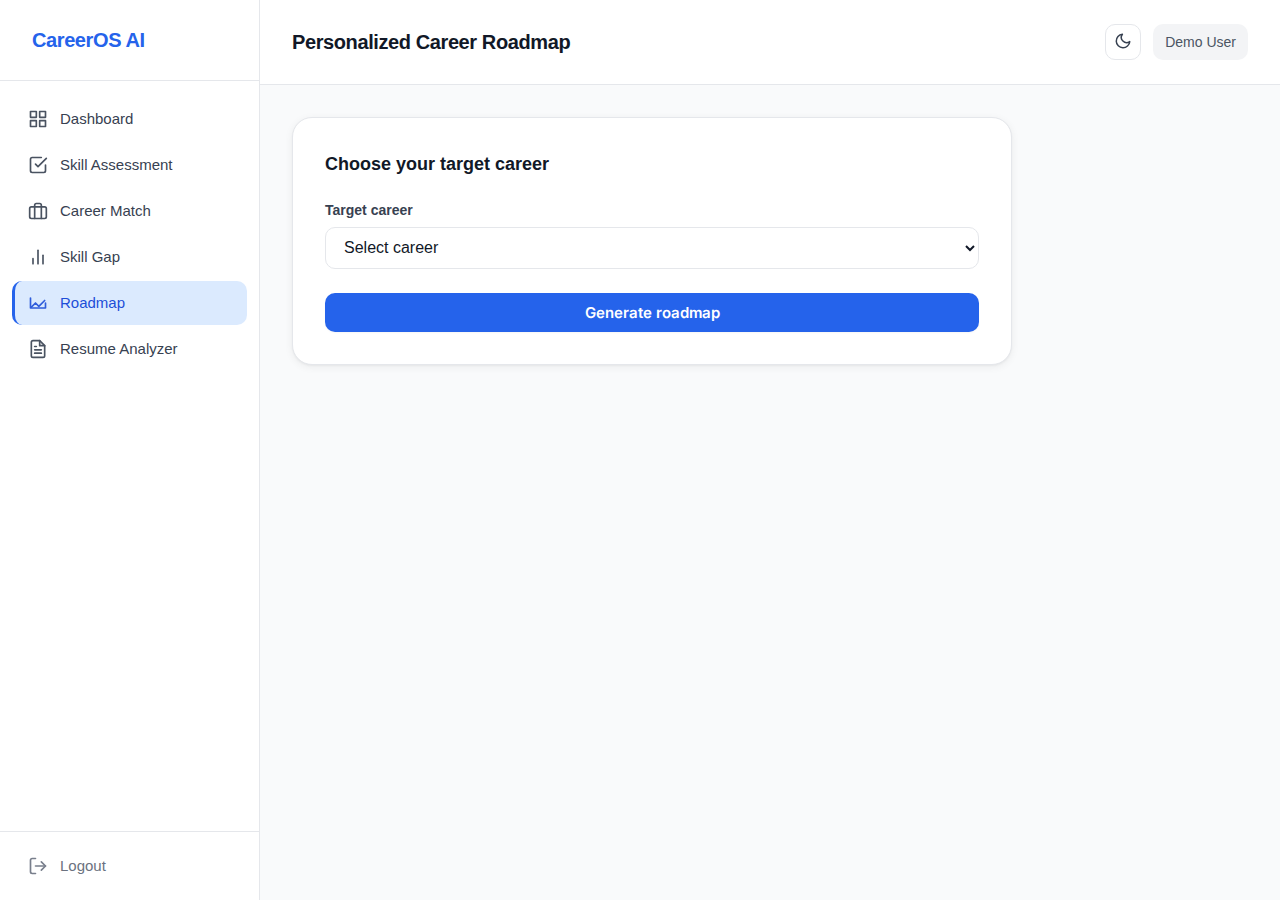
<file: roadmap.html>
<!DOCTYPE html>
<html lang="en">
<head>
  <meta charset="UTF-8">
  <meta name="viewport" content="width=device-width, initial-scale=1.0">
  <title>Career Roadmap – CareerOS AI</title>
  <link rel="stylesheet" href="styles.css">
  <script>(function(){try{if(localStorage.getItem('careeros_theme')==='dark')document.documentElement.setAttribute('data-theme','dark');}catch(e){}})();</script>
</head>
<body class="dashboard-app">
  <aside class="dashboard-sidebar">
    <a href="index.html" class="sidebar-logo">CareerOS AI</a>
    <nav class="sidebar-nav">
      <a href="dashboard.html" class="sidebar-item">
        <span class="sidebar-icon"><svg viewBox="0 0 24 24" xmlns="http://www.w3.org/2000/svg"><rect x="3" y="3" width="7" height="7"/><rect x="14" y="3" width="7" height="7"/><rect x="3" y="14" width="7" height="7"/><rect x="14" y="14" width="7" height="7"/></svg></span>
        Dashboard
      </a>
      <a href="skill.html" class="sidebar-item">
        <span class="sidebar-icon"><svg viewBox="0 0 24 24" xmlns="http://www.w3.org/2000/svg"><path d="M9 11l3 3L22 4"/><path d="M21 12v7a2 2 0 01-2 2H5a2 2 0 01-2-2V5a2 2 0 012-2h11"/></svg></span>
        Skill Assessment
      </a>
      <a href="career.html" class="sidebar-item">
        <span class="sidebar-icon"><svg viewBox="0 0 24 24" xmlns="http://www.w3.org/2000/svg"><rect x="2" y="7" width="20" height="14" rx="2"/><path d="M16 21V5a2 2 0 00-2-2h-4a2 2 0 00-2 2v16"/></svg></span>
        Career Match
      </a>
      <a href="gap.html" class="sidebar-item">
        <span class="sidebar-icon"><svg viewBox="0 0 24 24" xmlns="http://www.w3.org/2000/svg"><line x1="18" y1="20" x2="18" y2="10"/><line x1="12" y1="20" x2="12" y2="4"/><line x1="6" y1="20" x2="6" y2="14"/></svg></span>
        Skill Gap
      </a>
      <a href="roadmap.html" class="sidebar-item is-active">
        <span class="sidebar-icon"><svg viewBox="0 0 24 24" xmlns="http://www.w3.org/2000/svg"><path d="M4 17l5-5 4 4 7-7"/><path d="M21 12v6H3V6"/></svg></span>
        Roadmap
      </a>
      <a href="resume.html" class="sidebar-item">
        <span class="sidebar-icon"><svg viewBox="0 0 24 24" xmlns="http://www.w3.org/2000/svg"><path d="M14 2H6a2 2 0 00-2 2v16a2 2 0 002 2h12a2 2 0 002-2V8z"/><path d="M14 2v6h6"/><path d="M16 13H8"/><path d="M16 17H8"/><path d="M10 9H8"/></svg></span>
        Resume Analyzer
      </a>
    </nav>
    <div class="sidebar-footer">
      <a href="#" class="sidebar-item sidebar-item--logout" id="logout-btn">
        <span class="sidebar-icon"><svg viewBox="0 0 24 24" xmlns="http://www.w3.org/2000/svg"><path d="M9 21H5a2 2 0 01-2-2V5a2 2 0 012-2h4"/><polyline points="16 17 21 12 16 7"/><line x1="21" y1="12" x2="9" y2="12"/></svg></span>
        Logout
      </a>
    </div>
  </aside>

  <div class="dashboard-wrap">
    <header class="dashboard-header">
      <h1 class="dashboard-title">Personalized Career Roadmap</h1>
      <div class="dashboard-header-right">
        <button type="button" id="theme-toggle" class="theme-toggle" aria-label="Switch to dark mode">
          <span class="icon-moon"><svg viewBox="0 0 24 24" xmlns="http://www.w3.org/2000/svg"><path d="M21 12.79A9 9 0 1 1 11.21 3 7 7 0 0 0 21 12.79z"/></svg></span>
          <span class="icon-sun"><svg viewBox="0 0 24 24" xmlns="http://www.w3.org/2000/svg"><circle cx="12" cy="12" r="5"/><line x1="12" y1="1" x2="12" y2="3"/><line x1="12" y1="21" x2="12" y2="23"/><line x1="4.22" y1="4.22" x2="5.64" y2="5.64"/><line x1="18.36" y1="18.36" x2="19.78" y2="19.78"/><line x1="1" y1="12" x2="3" y2="12"/><line x1="21" y1="12" x2="23" y2="12"/><line x1="4.22" y1="19.78" x2="5.64" y2="18.36"/><line x1="18.36" y1="5.64" x2="19.78" y2="4.22"/></svg></span>
        </button>
        <span class="dashboard-user-badge" id="user-name"></span>
      </div>
    </header>

    <main class="dashboard-content">
      <div class="roadmap-layout">
        <div class="assessment-card roadmap-form-card">
          <h2 class="assessment-card__title">Choose your target career</h2>
          <form id="roadmap-form" class="assessment-form">
            <div class="form-group">
              <label for="target-career">Target career</label>
              <select id="target-career" name="targetCareer">
                <option value="">Select career</option>
                <option value="Data Scientist">Data Scientist</option>
                <option value="Software Engineer">Software Engineer</option>
                <option value="Frontend Developer">Frontend Developer</option>
              </select>
            </div>
            <button type="submit" class="btn btn-primary assessment-submit">Generate roadmap</button>
          </form>
        </div>

        <div class="roadmap-results" id="roadmap-results" hidden>
          <h2 class="roadmap-results-title" id="roadmap-career-title">—</h2>
          <p class="roadmap-results-subtitle">4-month personalized plan</p>
          <div class="timeline" id="timeline"></div>
        </div>
      </div>
    </main>
  </div>

  <script src="theme.js"></script>
  <script>
    (function () {
      var userName = document.getElementById('user-name');
      if (userName) userName.textContent = 'Demo User';
      var logoutBtn = document.getElementById('logout-btn');
      if (logoutBtn) {
        logoutBtn.addEventListener('click', function (e) {
          e.preventDefault();
          window.location.href = 'index.html';
        });
      }

      var STORAGE_KEY = 'careeros_completed_modules';
      function markModuleComplete(moduleId) {
        try {
          var raw = localStorage.getItem(STORAGE_KEY);
          var map = raw ? JSON.parse(raw) : {};
          if (!map || typeof map !== 'object') map = {};
          map[moduleId] = Date.now();
          localStorage.setItem(STORAGE_KEY, JSON.stringify(map));
        } catch (e) {}
      }

      var roadmaps = {
        'Data Scientist': [
          { month: 1, title: 'Month 1', content: 'Learn Python and SQL basics.' },
          { month: 2, title: 'Month 2', content: 'Statistics and Machine Learning basics.' },
          { month: 3, title: 'Month 3', content: 'Build 2 data projects.' },
          { month: 4, title: 'Month 4', content: 'Interview preparation and portfolio.' }
        ],
        'Software Engineer': [
          { month: 1, title: 'Month 1', content: 'DSA basics.' },
          { month: 2, title: 'Month 2', content: 'Advanced DSA + coding practice.' },
          { month: 3, title: 'Month 3', content: 'Build projects.' },
          { month: 4, title: 'Month 4', content: 'Mock interviews.' }
        ],
        'Frontend Developer': [
          { month: 1, title: 'Month 1', content: 'HTML, CSS and JavaScript basics.' },
          { month: 2, title: 'Month 2', content: 'React or a framework + responsive design.' },
          { month: 3, title: 'Month 3', content: 'Build 2 frontend projects.' },
          { month: 4, title: 'Month 4', content: 'Portfolio and interview preparation.' }
        ]
      };

      var form = document.getElementById('roadmap-form');
      if (form) {
        form.addEventListener('submit', function (e) {
          e.preventDefault();
          var careerSelect = document.getElementById('target-career');
          if (!careerSelect || !careerSelect.value || !roadmaps[careerSelect.value]) return;
          var career = careerSelect.value;
          var careerTitle = document.getElementById('roadmap-career-title');
          if (careerTitle) careerTitle.textContent = career;
          var container = document.getElementById('timeline');
          if (container && roadmaps[career]) {
            container.innerHTML = '';
            roadmaps[career].forEach(function (step) {
              var item = document.createElement('div');
              item.className = 'timeline-item';
              item.innerHTML =
                '<div class="timeline-marker"></div>' +
                '<div class="timeline-card">' +
                  '<span class="timeline-card__month">' + step.title + '</span>' +
                  '<p class="timeline-card__content">' + escapeHtml(step.content) + '</p>' +
                '</div>';
              container.appendChild(item);
            });
          }
          var results = document.getElementById('roadmap-results');
          if (results) {
            results.hidden = false;
            results.scrollIntoView({ behavior: 'smooth', block: 'nearest' });
          }
          markModuleComplete('roadmap');
        });
      }

      function escapeHtml(text) {
        var div = document.createElement('div');
        div.textContent = text;
        return div.innerHTML;
      }
    })();
  </script>
</body>
</html>
</file>
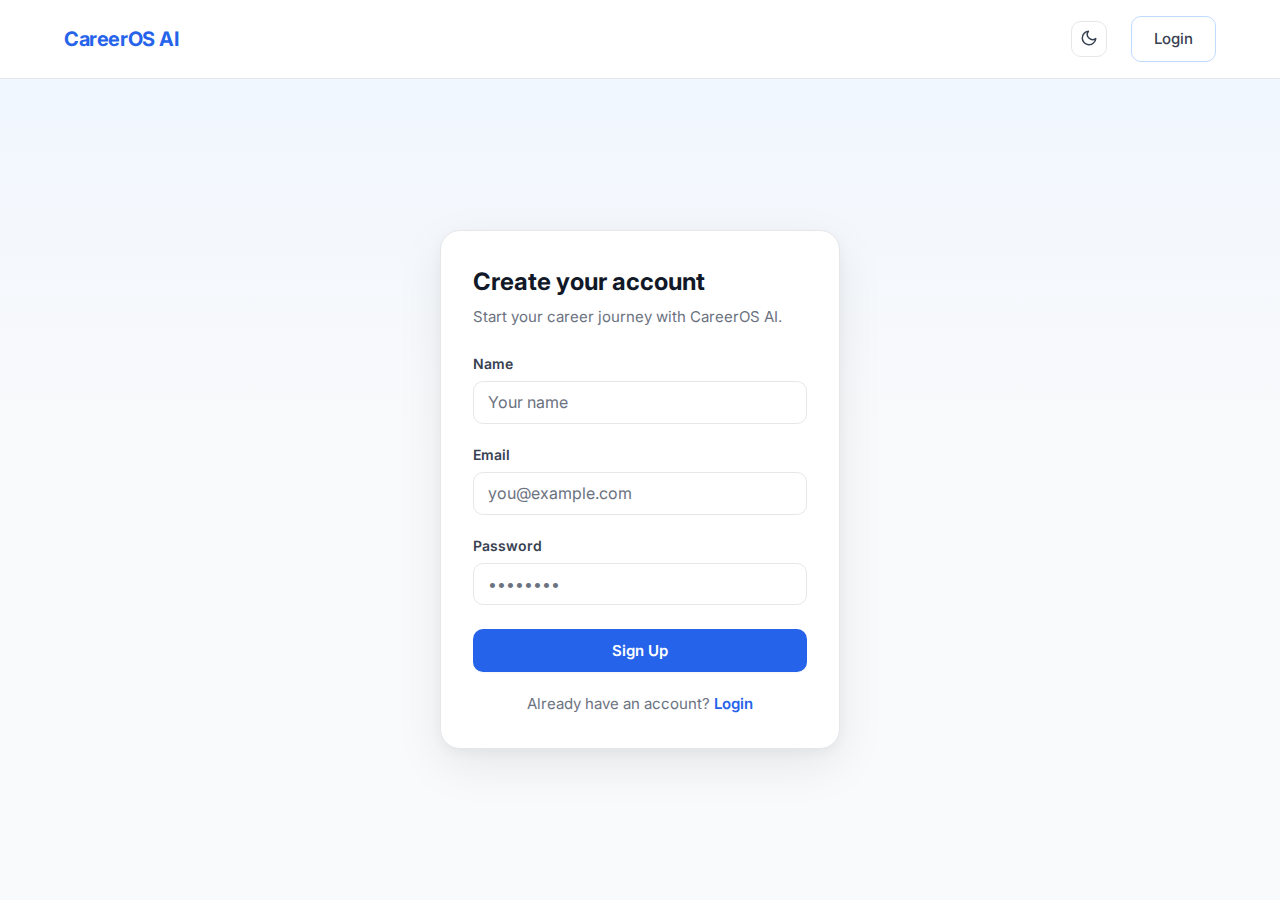
<file: signup.html>
<!DOCTYPE html>
<html lang="en">
<head>
  <meta charset="UTF-8">
  <meta name="viewport" content="width=device-width, initial-scale=1.0">
  <title>Sign Up – CareerOS AI</title>
  <link rel="stylesheet" href="styles.css">
  <script>(function(){try{if(localStorage.getItem('careeros_theme')==='dark')document.documentElement.setAttribute('data-theme','dark');}catch(e){}})();</script>
</head>
<body class="auth-page">
  <header class="nav">
    <div class="nav-inner">
      <a href="index.html" class="logo">CareerOS AI</a>
      <nav class="nav-links">
        <button type="button" id="theme-toggle" class="theme-toggle" aria-label="Switch to dark mode">
          <span class="icon-moon"><svg viewBox="0 0 24 24" xmlns="http://www.w3.org/2000/svg"><path d="M21 12.79A9 9 0 1 1 11.21 3 7 7 0 0 0 21 12.79z"/></svg></span>
          <span class="icon-sun"><svg viewBox="0 0 24 24" xmlns="http://www.w3.org/2000/svg"><circle cx="12" cy="12" r="5"/><line x1="12" y1="1" x2="12" y2="3"/><line x1="12" y1="21" x2="12" y2="23"/><line x1="4.22" y1="4.22" x2="5.64" y2="5.64"/><line x1="18.36" y1="18.36" x2="19.78" y2="19.78"/><line x1="1" y1="12" x2="3" y2="12"/><line x1="21" y1="12" x2="23" y2="12"/><line x1="4.22" y1="19.78" x2="5.64" y2="18.36"/><line x1="18.36" y1="5.64" x2="19.78" y2="4.22"/></svg></span>
        </button>
        <a href="login.html" class="btn btn-secondary">Login</a>
      </nav>
    </div>
  </header>

  <main class="auth-main">
    <div class="auth-card">
      <h1 class="auth-title">Create your account</h1>
      <p class="auth-subtitle">Start your career journey with CareerOS AI.</p>

      <form id="signup-form" class="auth-form">
        <div class="form-group">
          <label for="name">Name</label>
          <input type="text" id="name" name="name" placeholder="Your name" autocomplete="name">
        </div>
        <div class="form-group">
          <label for="email">Email</label>
          <input type="email" id="email" name="email" placeholder="you@example.com" autocomplete="email">
        </div>
        <div class="form-group">
          <label for="password">Password</label>
          <input type="password" id="password" name="password" placeholder="••••••••" autocomplete="new-password">
        </div>
        <button type="submit" class="btn btn-primary btn-block">Sign Up</button>
      </form>

      <p class="auth-footer-text">
        Already have an account? <a href="login.html">Login</a>
      </p>
    </div>
  </main>

  <script src="theme.js"></script>
  <script>
    var form = document.getElementById('signup-form');
    if (form) {
      form.addEventListener('submit', function (e) {
        e.preventDefault();
        window.location.href = 'dashboard.html';
      });
    }
  </script>
</body>
</html>
</file>
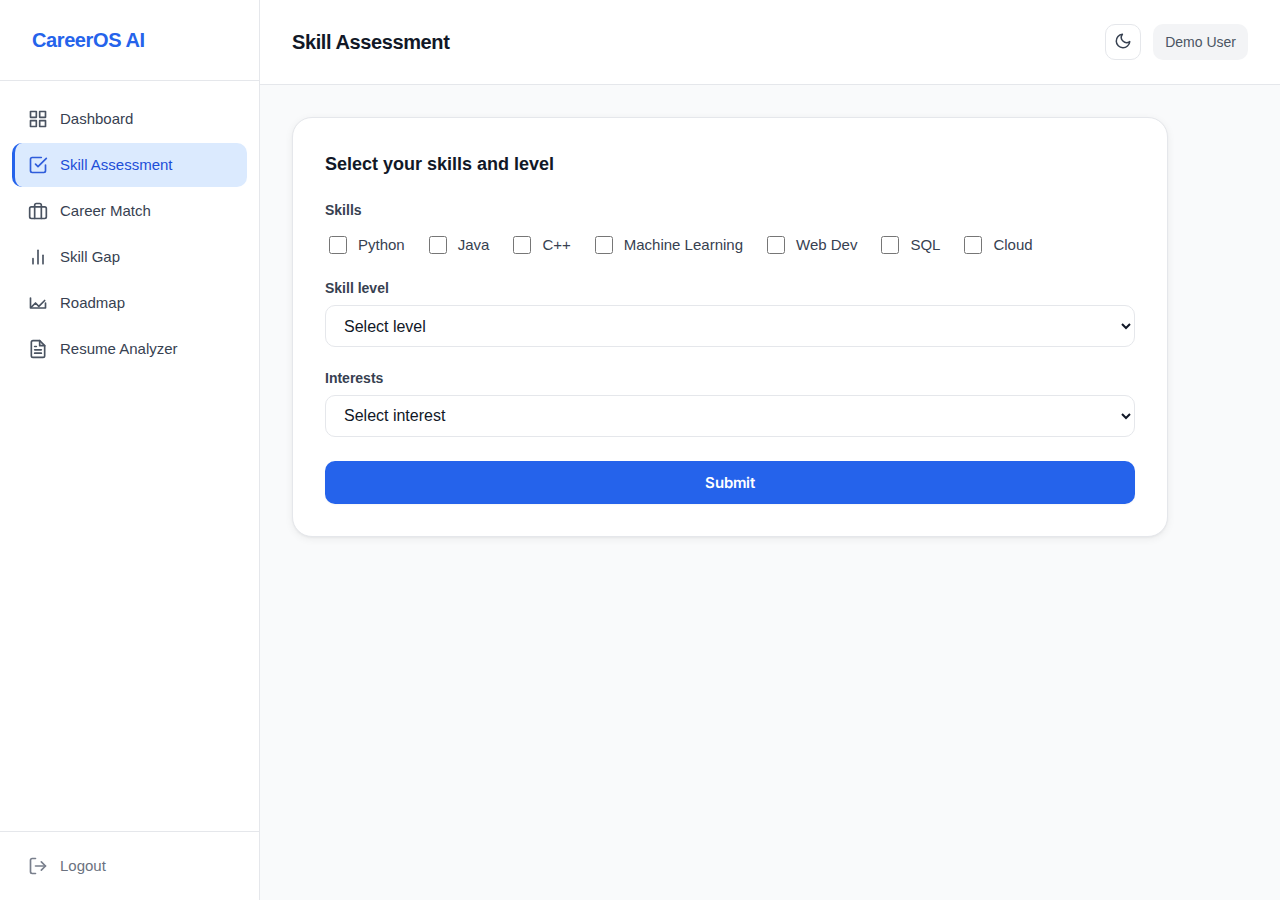
<file: skill.html>
<!DOCTYPE html>
<html lang="en">
<head>
  <meta charset="UTF-8">
  <meta name="viewport" content="width=device-width, initial-scale=1.0">
  <title>Skill Assessment – CareerOS AI</title>
  <link rel="stylesheet" href="styles.css">
  <script>(function(){try{if(localStorage.getItem('careeros_theme')==='dark')document.documentElement.setAttribute('data-theme','dark');}catch(e){}})();</script>
</head>
<body class="dashboard-app">
  <aside class="dashboard-sidebar">
    <a href="index.html" class="sidebar-logo">CareerOS AI</a>
    <nav class="sidebar-nav">
      <a href="dashboard.html" class="sidebar-item">
        <span class="sidebar-icon"><svg viewBox="0 0 24 24" xmlns="http://www.w3.org/2000/svg"><rect x="3" y="3" width="7" height="7"/><rect x="14" y="3" width="7" height="7"/><rect x="3" y="14" width="7" height="7"/><rect x="14" y="14" width="7" height="7"/></svg></span>
        Dashboard
      </a>
      <a href="skill.html" class="sidebar-item is-active">
        <span class="sidebar-icon"><svg viewBox="0 0 24 24" xmlns="http://www.w3.org/2000/svg"><path d="M9 11l3 3L22 4"/><path d="M21 12v7a2 2 0 01-2 2H5a2 2 0 01-2-2V5a2 2 0 012-2h11"/></svg></span>
        Skill Assessment
      </a>
      <a href="career.html" class="sidebar-item">
        <span class="sidebar-icon"><svg viewBox="0 0 24 24" xmlns="http://www.w3.org/2000/svg"><rect x="2" y="7" width="20" height="14" rx="2"/><path d="M16 21V5a2 2 0 00-2-2h-4a2 2 0 00-2 2v16"/></svg></span>
        Career Match
      </a>
      <a href="gap.html" class="sidebar-item">
        <span class="sidebar-icon"><svg viewBox="0 0 24 24" xmlns="http://www.w3.org/2000/svg"><line x1="18" y1="20" x2="18" y2="10"/><line x1="12" y1="20" x2="12" y2="4"/><line x1="6" y1="20" x2="6" y2="14"/></svg></span>
        Skill Gap
      </a>
      <a href="roadmap.html" class="sidebar-item">
        <span class="sidebar-icon"><svg viewBox="0 0 24 24" xmlns="http://www.w3.org/2000/svg"><path d="M4 17l5-5 4 4 7-7"/><path d="M21 12v6H3V6"/></svg></span>
        Roadmap
      </a>
      <a href="resume.html" class="sidebar-item">
        <span class="sidebar-icon"><svg viewBox="0 0 24 24" xmlns="http://www.w3.org/2000/svg"><path d="M14 2H6a2 2 0 00-2 2v16a2 2 0 002 2h12a2 2 0 002-2V8z"/><path d="M14 2v6h6"/><path d="M16 13H8"/><path d="M16 17H8"/><path d="M10 9H8"/></svg></span>
        Resume Analyzer
      </a>
    </nav>
    <div class="sidebar-footer">
      <a href="#" class="sidebar-item sidebar-item--logout" id="logout-btn">
        <span class="sidebar-icon"><svg viewBox="0 0 24 24" xmlns="http://www.w3.org/2000/svg"><path d="M9 21H5a2 2 0 01-2-2V5a2 2 0 012-2h4"/><polyline points="16 17 21 12 16 7"/><line x1="21" y1="12" x2="9" y2="12"/></svg></span>
        Logout
      </a>
    </div>
  </aside>

  <div class="dashboard-wrap">
    <header class="dashboard-header">
      <h1 class="dashboard-title">Skill Assessment</h1>
      <div class="dashboard-header-right">
        <button type="button" id="theme-toggle" class="theme-toggle" aria-label="Switch to dark mode">
          <span class="icon-moon"><svg viewBox="0 0 24 24" xmlns="http://www.w3.org/2000/svg"><path d="M21 12.79A9 9 0 1 1 11.21 3 7 7 0 0 0 21 12.79z"/></svg></span>
          <span class="icon-sun"><svg viewBox="0 0 24 24" xmlns="http://www.w3.org/2000/svg"><circle cx="12" cy="12" r="5"/><line x1="12" y1="1" x2="12" y2="3"/><line x1="12" y1="21" x2="12" y2="23"/><line x1="4.22" y1="4.22" x2="5.64" y2="5.64"/><line x1="18.36" y1="18.36" x2="19.78" y2="19.78"/><line x1="1" y1="12" x2="3" y2="12"/><line x1="21" y1="12" x2="23" y2="12"/><line x1="4.22" y1="19.78" x2="5.64" y2="18.36"/><line x1="18.36" y1="5.64" x2="19.78" y2="4.22"/></svg></span>
        </button>
        <span class="dashboard-user-badge" id="user-name"></span>
      </div>
    </header>

    <main class="dashboard-content">
      <div class="assessment-layout">
        <div class="assessment-card">
          <h2 class="assessment-card__title">Select your skills and level</h2>
          <form id="assessment-form" class="assessment-form">
            <fieldset class="assessment-fieldset">
              <legend class="assessment-legend">Skills</legend>
              <div class="assessment-checkboxes">
                <label class="assessment-checkbox">
                  <input type="checkbox" name="skill" value="Python"> Python
                </label>
                <label class="assessment-checkbox">
                  <input type="checkbox" name="skill" value="Java"> Java
                </label>
                <label class="assessment-checkbox">
                  <input type="checkbox" name="skill" value="C++"> C++
                </label>
                <label class="assessment-checkbox">
                  <input type="checkbox" name="skill" value="Machine Learning"> Machine Learning
                </label>
                <label class="assessment-checkbox">
                  <input type="checkbox" name="skill" value="Web Dev"> Web Dev
                </label>
                <label class="assessment-checkbox">
                  <input type="checkbox" name="skill" value="SQL"> SQL
                </label>
                <label class="assessment-checkbox">
                  <input type="checkbox" name="skill" value="Cloud"> Cloud
                </label>
              </div>
            </fieldset>

            <div class="form-group">
              <label for="skill-level">Skill level</label>
              <select id="skill-level" name="skillLevel" required>
                <option value="">Select level</option>
                <option value="1">Beginner</option>
                <option value="2">Intermediate</option>
                <option value="3">Advanced</option>
              </select>
            </div>

            <div class="form-group">
              <label for="interests">Interests</label>
              <select id="interests" name="interests">
                <option value="">Select interest</option>
                <option value="AI">AI</option>
                <option value="Development">Development</option>
                <option value="Data Science">Data Science</option>
                <option value="Design">Design</option>
              </select>
            </div>

            <button type="submit" class="btn btn-primary btn-block assessment-submit">Submit</button>
          </form>
        </div>

        <div class="result-card" id="result-card" hidden>
          <h2 class="result-card__title">Your assessment result</h2>
          <div class="result-score-wrap">
            <span class="result-score" id="result-score">0</span>
            <span class="result-score-suffix">/ 100</span>
          </div>
          <p class="result-label">Skill Score</p>
          <div class="result-readiness">
            <span class="result-readiness-label">Tech Readiness Level</span>
            <span class="result-readiness-badge" id="result-readiness">—</span>
          </div>
        </div>
      </div>
    </main>
  </div>

  <div id="loading-overlay" class="loading-overlay" aria-hidden="true">
    <div class="loading-overlay__content">
      <div class="loading-overlay__spinner"></div>
      <p class="loading-overlay__text">Analyzing with AI...</p>
    </div>
  </div>

  <script src="theme.js"></script>
  <script src="loading.js"></script>
  <script>
    var userName = document.getElementById('user-name');
    if (userName) userName.textContent = 'Demo User';
    var logoutBtn = document.getElementById('logout-btn');
    if (logoutBtn) {
      logoutBtn.addEventListener('click', function (e) {
        e.preventDefault();
        window.location.href = 'index.html';
      });
    }

    var LEVEL_POINTS = { '1': 1, '2': 2, '3': 3 };
    var MAX_RAW = 7 * 3;
    var STORAGE_KEY = 'careeros_completed_modules';

    function markModuleComplete(moduleId) {
      try {
        var raw = localStorage.getItem(STORAGE_KEY);
        var map = raw ? JSON.parse(raw) : {};
        if (!map || typeof map !== 'object') map = {};
        map[moduleId] = Date.now();
        localStorage.setItem(STORAGE_KEY, JSON.stringify(map));
      } catch (e) {}
    }

    var form = document.getElementById('assessment-form');
    if (form) {
      form.addEventListener('submit', function (e) {
        e.preventDefault();
        var levelVal = document.getElementById('skill-level');
        if (!levelVal || !levelVal.value) return;
        if (window.CareerOSLoading) window.CareerOSLoading.show();
        setTimeout(function () {
          var skills = document.querySelectorAll('input[name="skill"]:checked');
          var count = skills.length;
          var pointsPerSkill = LEVEL_POINTS[levelVal.value];
          var raw = count * pointsPerSkill;
          var scoreOutOf100 = Math.round((raw / MAX_RAW) * 100);
          var readiness;
          if (scoreOutOf100 < 40) readiness = 'Beginner';
          else if (scoreOutOf100 < 70) readiness = 'Intermediate';
          else readiness = 'Advanced';
          var resultScore = document.getElementById('result-score');
          if (resultScore) resultScore.textContent = scoreOutOf100;
          var badge = document.getElementById('result-readiness');
          if (badge) {
            badge.textContent = readiness;
            badge.className = 'result-readiness-badge result-readiness-badge--' + readiness.toLowerCase();
          }
          var resultCard = document.getElementById('result-card');
          if (resultCard) {
            resultCard.hidden = false;
            resultCard.scrollIntoView({ behavior: 'smooth', block: 'nearest' });
          }
          markModuleComplete('skill');
          if (window.CareerOSLoading) window.CareerOSLoading.hide();
        }, 1000);
      });
    }
  </script>
</body>
</html>
</file>
<file: styles.css>
/* CareerOS AI – Modern SaaS */
@import url('https://fonts.googleapis.com/css2?family=Inter:wght@400;500;600;700&display=swap');

:root {
  --white: #ffffff;
  --blue-50: #eff6ff;
  --blue-100: #dbeafe;
  --blue-200: #bfdbfe;
  --blue-500: #3b82f6;
  --blue-600: #2563eb;
  --blue-700: #1d4ed8;
  --gray-50: #f9fafb;
  --gray-100: #f3f4f6;
  --gray-200: #e5e7eb;
  --gray-500: #6b7280;
  --gray-600: #4b5563;
  --gray-700: #374151;
  --gray-900: #111827;
  --radius: 10px;
  --radius-lg: 14px;
  --radius-xl: 20px;
  --shadow-sm: 0 1px 2px rgba(0, 0, 0, 0.04);
  --shadow: 0 2px 8px rgba(0, 0, 0, 0.06), 0 1px 2px rgba(0, 0, 0, 0.04);
  --shadow-md: 0 8px 24px rgba(0, 0, 0, 0.08), 0 2px 6px rgba(0, 0, 0, 0.04);
  --shadow-lg: 0 16px 48px rgba(0, 0, 0, 0.08), 0 4px 12px rgba(0, 0, 0, 0.04);
  --transition: 0.2s cubic-bezier(0.4, 0, 0.2, 1);
  --theme-transition: 0.25s ease;
  --space-xs: 0.5rem;
  --space-sm: 0.75rem;
  --space-md: 1rem;
  --space-lg: 1.5rem;
  --space-xl: 2rem;
  --space-2xl: 2.5rem;
  --font-sans: 'Inter', -apple-system, BlinkMacSystemFont, 'Segoe UI', Roboto, sans-serif;
}

/* Dark theme */
[data-theme="dark"] {
  --white: #1e293b;
  --blue-50: #1e3a5f;
  --blue-100: #1e40af;
  --blue-200: #2563eb;
  --blue-500: #60a5fa;
  --blue-600: #93c5fd;
  --blue-700: #bfdbfe;
  --gray-50: #0f172a;
  --gray-100: #1e293b;
  --gray-200: #334155;
  --gray-500: #94a3b8;
  --gray-600: #94a3b8;
  --gray-700: #cbd5e1;
  --gray-900: #f1f5f9;
  --shadow-sm: 0 1px 2px rgba(0, 0, 0, 0.2);
  --shadow: 0 2px 8px rgba(0, 0, 0, 0.25), 0 1px 2px rgba(0, 0, 0, 0.2);
  --shadow-md: 0 8px 24px rgba(0, 0, 0, 0.3), 0 2px 6px rgba(0, 0, 0, 0.2);
  --shadow-lg: 0 16px 48px rgba(0, 0, 0, 0.35), 0 4px 12px rgba(0, 0, 0, 0.25);
}

*,
*::before,
*::after {
  box-sizing: border-box;
}

html {
  scroll-behavior: smooth;
}

body {
  margin: 0;
  font-family: var(--font-sans);
  font-size: 16px;
  line-height: 1.6;
  color: var(--gray-900);
  background: var(--white);
  -webkit-font-smoothing: antialiased;
  -moz-osx-font-smoothing: grayscale;
  transition: background-color var(--theme-transition), color var(--theme-transition);
}

a {
  color: inherit;
  text-decoration: none;
}

/* Navigation */
.nav {
  position: sticky;
  top: 0;
  z-index: 100;
  background: var(--white);
  border-bottom: 1px solid var(--gray-200);
  transition: background-color var(--theme-transition), border-color var(--theme-transition);
}

.nav-inner {
  max-width: 1200px;
  margin: 0 auto;
  padding: var(--space-md) var(--space-lg);
  display: flex;
  align-items: center;
  justify-content: space-between;
  position: relative;
}

.logo {
  font-weight: 700;
  font-size: 1.25rem;
  letter-spacing: -0.02em;
  color: var(--blue-600);
  transition: color var(--transition);
}

.nav-links {
  display: flex;
  align-items: center;
  gap: 1.5rem;
}

.nav-links a {
  color: var(--gray-700);
  font-weight: 500;
  transition: color var(--transition);
}

.nav-links a:hover {
  color: var(--blue-600);
}

.nav-toggle {
  display: none;
  flex-direction: column;
  gap: 5px;
  background: none;
  border: none;
  cursor: pointer;
  padding: 4px;
}

.nav-toggle span {
  width: 22px;
  height: 2px;
  background: var(--gray-700);
  border-radius: 1px;
}

/* Buttons */
.btn {
  display: inline-block;
  padding: 0.625rem 1.375rem;
  font-size: 0.9375rem;
  font-weight: 600;
  font-family: var(--font-sans);
  border-radius: var(--radius);
  transition: background var(--transition), color var(--transition), box-shadow var(--transition), transform var(--transition), border-color var(--transition);
  border: none;
  cursor: pointer;
}

.btn-primary {
  background: var(--blue-600);
  color: var(--white);
  box-shadow: var(--shadow-sm);
}

.btn-primary:hover {
  background: var(--blue-700);
  box-shadow: 0 4px 14px rgba(37, 99, 235, 0.35);
  transform: translateY(-1px);
}

.btn-primary:active {
  transform: translateY(0);
}

.btn-secondary {
  background: var(--white);
  color: var(--blue-600);
  border: 1.5px solid var(--blue-200);
}

.btn-secondary:hover {
  background: var(--blue-50);
  border-color: var(--blue-500);
  transform: translateY(-1px);
}

.btn-secondary:active {
  transform: translateY(0);
}

.btn-nav {
  padding: 0.5rem 1rem;
}

/* Hero */
.hero {
  padding: var(--space-2xl) var(--space-lg) 5rem;
  text-align: center;
  background: linear-gradient(180deg, var(--blue-50) 0%, var(--white) 70%);
  transition: background var(--theme-transition);
}

.hero-inner {
  max-width: 640px;
  margin: 0 auto;
}

.hero-headline {
  margin: 0 0 var(--space-md);
  font-size: clamp(1.75rem, 4vw, 2.5rem);
  font-weight: 700;
  letter-spacing: -0.02em;
  line-height: 1.2;
  color: var(--gray-900);
}

.hero-subtext {
  margin: 0 0 var(--space-xl);
  font-size: 1.125rem;
  color: var(--gray-500);
  line-height: 1.6;
}

.hero-buttons {
  display: flex;
  flex-wrap: wrap;
  gap: var(--space-md);
  justify-content: center;
}

/* Sections */
.section {
  padding: var(--space-2xl) var(--space-lg);
}

.section:nth-child(even) {
  background: var(--gray-50);
}

.container {
  max-width: 1200px;
  margin: 0 auto;
}

.section-title {
  margin: 0 0 var(--space-2xl);
  font-size: clamp(1.5rem, 3vw, 1.875rem);
  font-weight: 700;
  letter-spacing: -0.02em;
  text-align: center;
  color: var(--gray-900);
}

/* Cards */
.cards-row {
  display: grid;
  gap: var(--space-lg);
}

.cards-three {
  grid-template-columns: repeat(3, 1fr);
}

.cards-four {
  grid-template-columns: repeat(4, 1fr);
}

.card {
  background: var(--white);
  border-radius: var(--radius-lg);
  padding: var(--space-xl);
  box-shadow: var(--shadow);
  border: 1px solid var(--gray-200);
  transition: box-shadow var(--transition), border-color var(--transition), transform var(--transition);
}

.card:hover {
  box-shadow: var(--shadow-md);
  border-color: var(--blue-200);
  transform: translateY(-2px);
}

.card-icon {
  width: 2.5rem;
  height: 2.5rem;
  display: flex;
  align-items: center;
  justify-content: center;
  background: var(--blue-100);
  color: var(--blue-600);
  font-weight: 700;
  font-size: 1rem;
  border-radius: var(--radius);
  margin-bottom: 1rem;
}

.card h3 {
  margin: 0 0 0.5rem;
  font-size: 1.125rem;
  font-weight: 600;
  color: var(--gray-900);
}

.card p {
  margin: 0;
  font-size: 0.9375rem;
  color: var(--gray-500);
  line-height: 1.5;
}

/* Feature icons (simple shapes per feature) */
.feature-card .feature-icon {
  width: 3rem;
  height: 3rem;
  border-radius: var(--radius);
  margin-bottom: 1rem;
  background: var(--blue-100);
}

.feature-card:nth-child(1) .feature-icon { background: linear-gradient(135deg, var(--blue-100), var(--blue-200)); }
.feature-card:nth-child(2) .feature-icon { background: linear-gradient(135deg, #dbeafe, #93c5fd); }
.feature-card:nth-child(3) .feature-icon { background: linear-gradient(135deg, #bfdbfe, #60a5fa); }
.feature-card:nth-child(4) .feature-icon { background: linear-gradient(135deg, #93c5fd, #3b82f6); }

/* Footer */
.footer {
  padding: var(--space-xl) var(--space-lg);
  background: var(--gray-900);
  color: var(--gray-200);
  text-align: center;
}

.footer-inner {
  max-width: 1200px;
  margin: 0 auto;
}

.footer-logo {
  font-weight: 700;
  font-size: 1.125rem;
  letter-spacing: -0.02em;
  color: var(--white);
}

.footer-tagline {
  margin: var(--space-xs) 0 0;
  font-size: 0.875rem;
  color: var(--gray-500);
}

/* Responsive */
@media (max-width: 900px) {
  .cards-three {
    grid-template-columns: 1fr;
  }

  .cards-four {
    grid-template-columns: repeat(2, 1fr);
  }
}

@media (max-width: 600px) {
  .nav-links {
    display: none;
  }

  .nav-toggle {
    display: flex;
  }

  .nav-links.is-open {
    display: flex;
    position: absolute;
    top: 100%;
    left: 0;
    right: 0;
    flex-direction: column;
    background: var(--white);
    padding: 1rem;
    border-bottom: 1px solid var(--gray-200);
    gap: 0.75rem;
  }

  .hero {
    padding: 3rem 1rem 4rem;
  }

  .hero-buttons {
    flex-direction: column;
  }

  .hero-buttons .btn {
    width: 100%;
    text-align: center;
  }

  .section {
    padding: 3rem 1rem;
  }

  .cards-four {
    grid-template-columns: 1fr;
  }

  .card {
    padding: 1.5rem;
  }
}

/* ========== Auth pages (Login / Signup / Dashboard) ========== */
.auth-page {
  min-height: 100vh;
  display: flex;
  flex-direction: column;
  background: linear-gradient(180deg, var(--blue-50) 0%, var(--gray-50) 50%);
  transition: background var(--theme-transition);
}

.auth-main {
  flex: 1;
  display: flex;
  align-items: center;
  justify-content: center;
  padding: 2rem 1.5rem;
}

.auth-card {
  width: 100%;
  max-width: 400px;
  background: var(--white);
  border-radius: var(--radius-xl);
  padding: var(--space-xl);
  box-shadow: var(--shadow-lg);
  border: 1px solid var(--gray-200);
  transition: background-color var(--theme-transition), border-color var(--theme-transition), box-shadow var(--transition);
}

.auth-title {
  margin: 0 0 0.25rem;
  font-size: 1.5rem;
  font-weight: 700;
  color: var(--gray-900);
}

.auth-subtitle {
  margin: 0 0 1.5rem;
  font-size: 0.9375rem;
  color: var(--gray-500);
}

.auth-form {
  display: flex;
  flex-direction: column;
  gap: 1.25rem;
}

.form-group {
  display: flex;
  flex-direction: column;
  gap: 0.35rem;
}

.form-group label {
  font-size: 0.875rem;
  font-weight: 600;
  color: var(--gray-700);
}

.form-group input {
  width: 100%;
  padding: 0.65rem 0.875rem;
  font-size: 1rem;
  font-family: inherit;
  color: var(--gray-900);
  background: var(--white);
  border: 1px solid var(--gray-200);
  border-radius: var(--radius);
  transition: border-color var(--transition), box-shadow var(--transition);
}

.form-group input::placeholder {
  color: var(--gray-500);
}

.form-group input:hover {
  border-color: var(--gray-500);
}

.form-group input:focus {
  outline: none;
  border-color: var(--blue-500);
  box-shadow: 0 0 0 3px var(--blue-100);
  transition: border-color var(--transition), box-shadow var(--transition);
}

.form-error {
  font-size: 0.8125rem;
  color: #dc2626;
  display: none;
}

.form-error--center {
  text-align: center;
}

.btn-block {
  width: 100%;
  margin-top: 0.25rem;
  padding: 0.75rem 1.25rem;
}

.auth-footer-text {
  margin: 1.25rem 0 0;
  font-size: 0.9375rem;
  color: var(--gray-500);
  text-align: center;
}

.auth-footer-text a {
  color: var(--blue-600);
  font-weight: 600;
}

.auth-footer-text a:hover {
  text-decoration: underline;
}

/* Dashboard (legacy auth centering – kept for login/signup) */
.dashboard-user {
  font-size: 0.9375rem;
  font-weight: 500;
  color: var(--gray-700);
}

/* ========== Dashboard App (sidebar + main) ========== */
.dashboard-app {
  margin: 0;
  min-height: 100vh;
  font-family: -apple-system, BlinkMacSystemFont, "Segoe UI", Roboto, "Helvetica Neue", Arial, sans-serif;
  background: var(--gray-50);
  color: var(--gray-900);
  display: flex;
  transition: background-color var(--theme-transition), color var(--theme-transition);
}

.dashboard-sidebar {
  width: 260px;
  min-width: 260px;
  background: var(--white);
  border-right: 1px solid var(--gray-200);
  display: flex;
  flex-direction: column;
  flex-shrink: 0;
  box-shadow: var(--shadow-sm);
  transition: background-color var(--theme-transition), border-color var(--theme-transition);
}

.sidebar-logo {
  padding: var(--space-lg) var(--space-xl);
  font-weight: 700;
  font-size: 1.25rem;
  letter-spacing: -0.02em;
  color: var(--blue-600);
  border-bottom: 1px solid var(--gray-200);
}

.sidebar-nav {
  flex: 1;
  padding: 1rem 0.75rem;
  display: flex;
  flex-direction: column;
  gap: 2px;
}

.sidebar-item {
  display: flex;
  align-items: center;
  gap: var(--space-sm);
  padding: 0.625rem var(--space-md);
  font-size: 0.9375rem;
  font-weight: 500;
  color: var(--gray-700);
  border-radius: var(--radius);
  transition: background var(--transition), color var(--transition);
}

.sidebar-item:hover {
  background: var(--blue-50);
  color: var(--blue-700);
}

.sidebar-item.is-active {
  background: var(--blue-100);
  color: var(--blue-700);
  border-left: 3px solid var(--blue-600);
  padding-left: calc(1rem - 3px);
}

.sidebar-icon {
  display: flex;
  align-items: center;
  justify-content: center;
  flex-shrink: 0;
  width: 1.25rem;
  height: 1.25rem;
  opacity: 0.9;
}

.sidebar-icon svg {
  width: 100%;
  height: 100%;
  stroke: currentColor;
  fill: none;
  stroke-width: 2;
  stroke-linecap: round;
  stroke-linejoin: round;
}

.sidebar-footer {
  padding: 0.75rem;
  border-top: 1px solid var(--gray-200);
}

.sidebar-item--logout {
  color: var(--gray-500);
}

.sidebar-item--logout:hover {
  background: var(--gray-100);
  color: var(--gray-900);
}

.dashboard-wrap {
  flex: 1;
  display: flex;
  flex-direction: column;
  min-width: 0;
}

.dashboard-header {
  background: var(--white);
  border-bottom: 1px solid var(--gray-200);
  padding: var(--space-lg) var(--space-xl);
  display: flex;
  align-items: center;
  justify-content: space-between;
  flex-wrap: wrap;
  gap: var(--space-sm);
  transition: background-color var(--theme-transition), border-color var(--theme-transition);
}

.dashboard-title {
  margin: 0;
  font-size: 1.25rem;
  font-weight: 700;
  letter-spacing: -0.02em;
  color: var(--gray-900);
}

.dashboard-header-right {
  display: flex;
  align-items: center;
  gap: 0.75rem;
}

.dashboard-user-badge {
  font-size: 0.875rem;
  font-weight: 500;
  color: var(--gray-600);
  background: var(--gray-100);
  padding: 0.4rem 0.75rem;
  border-radius: var(--radius);
  transition: background-color var(--theme-transition), color var(--theme-transition);
}

/* Theme toggle */
.theme-toggle {
  display: flex;
  align-items: center;
  justify-content: center;
  width: 2.25rem;
  height: 2.25rem;
  padding: 0;
  border: 1px solid var(--gray-200);
  border-radius: var(--radius);
  background: var(--white);
  color: var(--gray-700);
  cursor: pointer;
  transition: background-color var(--theme-transition), color var(--theme-transition), border-color var(--theme-transition), transform var(--transition);
}
.theme-toggle:hover {
  background: var(--gray-100);
  color: var(--blue-600);
  border-color: var(--blue-200);
  transform: scale(1.05);
}

.theme-toggle:active {
  transform: scale(0.98);
}
.theme-toggle svg {
  width: 1.125rem;
  height: 1.125rem;
  stroke: currentColor;
  fill: none;
  stroke-width: 2;
  stroke-linecap: round;
  stroke-linejoin: round;
}
.theme-toggle .icon-sun { display: none; }
.theme-toggle .icon-moon { display: block; }
[data-theme="dark"] .theme-toggle .icon-moon { display: none; }
[data-theme="dark"] .theme-toggle .icon-sun { display: block; }

.dashboard-content {
  flex: 1;
  padding: var(--space-xl);
  overflow-auto;
  background: var(--gray-50);
  transition: background-color var(--theme-transition);
}

.profile-progress-card {
  max-width: 1200px;
  background: var(--white);
  border-radius: var(--radius-xl);
  padding: var(--space-xl);
  border: 1px solid var(--gray-200);
  box-shadow: var(--shadow);
  margin-bottom: var(--space-lg);
  transition: box-shadow var(--transition), border-color var(--transition), background-color var(--theme-transition), transform var(--transition);
}

.profile-progress-card:hover {
  box-shadow: var(--shadow-md);
  border-color: var(--blue-200);
  transform: translateY(-2px);
}

.profile-progress-head {
  display: flex;
  align-items: center;
  justify-content: space-between;
  gap: var(--space-lg);
  flex-wrap: wrap;
  margin-bottom: var(--space-md);
}

.profile-progress-label {
  font-size: 0.75rem;
  font-weight: 700;
  color: var(--gray-500);
  text-transform: uppercase;
  letter-spacing: 0.06em;
  margin-bottom: 0.35rem;
}

.profile-progress-value {
  display: flex;
  align-items: baseline;
  gap: var(--space-sm);
}

.profile-progress-percent {
  font-size: 1.5rem;
  font-weight: 800;
  letter-spacing: -0.02em;
  color: var(--gray-900);
}

.profile-progress-count {
  font-size: 0.9375rem;
  color: var(--gray-500);
  font-weight: 600;
}

.profile-progress-cta {
  white-space: nowrap;
}

.profile-progress-bar {
  height: 10px;
  background: var(--gray-200);
  border-radius: 999px;
  overflow: hidden;
  box-shadow: inset 0 1px 2px rgba(0, 0, 0, 0.06);
}

.profile-progress-bar__fill {
  height: 100%;
  width: 0%;
  background: linear-gradient(90deg, var(--blue-500), var(--blue-600));
  border-radius: 999px;
  transition: width 0.35s ease;
}

.profile-progress-list {
  list-style: none;
  padding: 0;
  margin: var(--space-lg) 0 0;
  display: grid;
  grid-template-columns: repeat(2, minmax(0, 1fr));
  gap: 0.5rem var(--space-lg);
}

.profile-progress-item {
  display: flex;
  align-items: center;
  justify-content: space-between;
  gap: var(--space-md);
  padding: 0.75rem 0.9rem;
  border: 1px solid var(--gray-200);
  border-radius: var(--radius-lg);
  background: var(--gray-50);
  transition: background-color var(--theme-transition), border-color var(--theme-transition), transform var(--transition);
}

.profile-progress-item:hover {
  border-color: var(--blue-200);
  transform: translateY(-1px);
}

.profile-progress-link {
  font-size: 0.9375rem;
  font-weight: 700;
  color: var(--gray-900);
}

.profile-progress-link:hover {
  color: var(--blue-600);
}

.profile-progress-status {
  font-size: 0.8125rem;
  font-weight: 700;
  color: var(--gray-600);
  background: var(--white);
  border: 1px solid var(--gray-200);
  padding: 0.25rem 0.6rem;
  border-radius: 999px;
  white-space: nowrap;
}

.profile-progress-item.is-complete {
  background: var(--white);
  border-color: rgba(34, 197, 94, 0.35);
}

.profile-progress-item.is-complete .profile-progress-status {
  background: #dcfce7;
  border-color: rgba(34, 197, 94, 0.35);
  color: #166534;
}

@media (max-width: 900px) {
  .profile-progress-list {
    grid-template-columns: 1fr;
  }
}

.stat-cards {
  display: grid;
  grid-template-columns: repeat(4, 1fr);
  gap: var(--space-lg);
  max-width: 1200px;
}

.stat-card {
  background: var(--white);
  border-radius: var(--radius-xl);
  padding: var(--space-xl);
  border: 1px solid var(--gray-200);
  box-shadow: var(--shadow);
  transition: box-shadow var(--transition), border-color var(--transition), background-color var(--theme-transition), transform var(--transition);
  position: relative;
  overflow: hidden;
}

.stat-card::before {
  content: '';
  position: absolute;
  top: 0;
  left: 0;
  right: 0;
  height: 3px;
  background: linear-gradient(90deg, var(--blue-500), var(--blue-600));
  opacity: 0;
  transition: opacity var(--transition);
}

.stat-card:hover {
  box-shadow: var(--shadow-lg);
  border-color: var(--blue-200);
  transform: translateY(-4px);
}

.stat-card:hover::before {
  opacity: 1;
}

.stat-card__label {
  font-size: 0.75rem;
  font-weight: 600;
  color: var(--gray-500);
  text-transform: uppercase;
  letter-spacing: 0.06em;
  margin-bottom: var(--space-xs);
}

.stat-card__value {
  font-size: 2rem;
  font-weight: 700;
  letter-spacing: -0.02em;
  color: var(--gray-900);
  line-height: 1.2;
}

.stat-card__hint {
  font-size: 0.8125rem;
  color: var(--gray-500);
  margin-top: var(--space-sm);
  line-height: 1.4;
}

@media (max-width: 1024px) {
  .stat-cards {
    grid-template-columns: repeat(2, 1fr);
  }
}

@media (max-width: 768px) {
  .dashboard-app {
    flex-direction: column;
  }

  .dashboard-sidebar {
    width: 100%;
    min-width: 0;
    flex-direction: row;
    flex-wrap: wrap;
    border-right: none;
    border-bottom: 1px solid var(--gray-200);
  }

  .sidebar-logo {
    border-bottom: none;
    border-right: 1px solid var(--gray-200);
  }

  .sidebar-nav {
    flex: 1;
    flex-direction: row;
    flex-wrap: wrap;
    padding: 0.5rem;
    gap: 4px;
  }

  .sidebar-item {
    padding: 0.5rem 0.75rem;
    font-size: 0.8125rem;
  }

  .sidebar-footer {
    width: 100%;
    border-top: 1px solid var(--gray-200);
  }

  .stat-cards {
    grid-template-columns: 1fr;
  }
}

/* ========== Skill Assessment ========== */
.assessment-layout {
  display: grid;
  grid-template-columns: 1fr auto;
  gap: 1.5rem;
  align-items: start;
  max-width: 900px;
}

.assessment-card,
.result-card {
  background: var(--white);
  border-radius: var(--radius-xl);
  padding: var(--space-xl);
  border: 1px solid var(--gray-200);
  box-shadow: var(--shadow);
  transition: background-color var(--theme-transition), border-color var(--theme-transition), box-shadow var(--transition), transform var(--transition);
}

.assessment-card:hover,
.result-card:hover {
  box-shadow: var(--shadow-md);
  transform: translateY(-2px);
}

.assessment-card__title {
  margin: 0 0 1.25rem;
  font-size: 1.125rem;
  font-weight: 600;
  color: var(--gray-900);
}

.assessment-form {
  display: flex;
  flex-direction: column;
  gap: 1.25rem;
}

.assessment-fieldset {
  border: none;
  padding: 0;
  margin: 0;
}

.assessment-legend {
  font-size: 0.875rem;
  font-weight: 600;
  color: var(--gray-700);
  margin-bottom: 0.75rem;
  padding: 0;
}

.assessment-checkboxes {
  display: flex;
  flex-wrap: wrap;
  gap: 0.75rem 1.25rem;
}

.assessment-checkbox {
  display: flex;
  align-items: center;
  gap: 0.5rem;
  font-size: 0.9375rem;
  color: var(--gray-700);
  cursor: pointer;
}

.assessment-checkbox input {
  width: 1.125rem;
  height: 1.125rem;
  accent-color: var(--blue-600);
}

.form-group select {
  width: 100%;
  padding: 0.65rem 0.875rem;
  font-size: 1rem;
  font-family: inherit;
  color: var(--gray-900);
  background: var(--white);
  border: 1px solid var(--gray-200);
  border-radius: var(--radius);
  cursor: pointer;
  transition: border-color var(--transition), box-shadow var(--transition);
}

.form-group select:hover {
  border-color: var(--gray-500);
}

.form-group select:focus {
  outline: none;
  border-color: var(--blue-500);
  box-shadow: 0 0 0 3px var(--blue-100);
}

.assessment-submit {
  margin-top: 0.25rem;
}

.result-card {
  min-width: 280px;
}

.result-card__title {
  margin: 0 0 1rem;
  font-size: 1rem;
  font-weight: 600;
  color: var(--gray-700);
}

.result-score-wrap {
  display: flex;
  align-items: baseline;
  gap: 0.25rem;
  margin-bottom: 0.25rem;
}

.result-score {
  font-size: 2.5rem;
  font-weight: 700;
  color: var(--blue-600);
  line-height: 1;
}

.result-score-suffix {
  font-size: 1.25rem;
  font-weight: 500;
  color: var(--gray-500);
}

.result-label {
  margin: 0 0 1rem;
  font-size: 0.8125rem;
  font-weight: 600;
  color: var(--gray-500);
  text-transform: uppercase;
  letter-spacing: 0.02em;
}

.result-readiness {
  display: flex;
  flex-direction: column;
  gap: 0.35rem;
}

.result-readiness-label {
  font-size: 0.8125rem;
  color: var(--gray-500);
}

.result-readiness-badge {
  display: inline-block;
  padding: 0.4rem 0.75rem;
  font-size: 0.9375rem;
  font-weight: 600;
  border-radius: var(--radius);
  width: fit-content;
}

.result-readiness-badge--beginner {
  background: var(--blue-100);
  color: var(--blue-700);
}

.result-readiness-badge--intermediate {
  background: var(--blue-200);
  color: var(--blue-700);
}

.result-readiness-badge--advanced {
  background: var(--blue-500);
  color: var(--white);
}

@media (max-width: 768px) {
  .assessment-layout {
    grid-template-columns: 1fr;
  }

  .result-card {
    min-width: 0;
  }
}

/* ========== Career Match ========== */
.career-layout {
  max-width: 1000px;
}

.career-form-subtitle {
  margin: 0 0 1.25rem;
  font-size: 0.9375rem;
  color: var(--gray-500);
}

.career-results {
  margin-top: 2rem;
}

.career-results-title {
  margin: 0 0 1rem;
  font-size: 1.125rem;
  font-weight: 600;
  color: var(--gray-900);
}

.career-cards {
  display: grid;
  grid-template-columns: repeat(3, 1fr);
  gap: var(--space-lg);
}

.career-card {
  background: var(--white);
  border-radius: var(--radius-xl);
  padding: var(--space-xl);
  border: 1px solid var(--gray-200);
  box-shadow: var(--shadow);
  transition: box-shadow var(--transition), border-color var(--transition), transform var(--transition);
}

.career-card:hover {
  box-shadow: var(--shadow-md);
  border-color: var(--blue-200);
  transform: translateY(-3px);
}

.career-card__name {
  margin: 0 0 0.35rem;
  font-size: 1.125rem;
  font-weight: 700;
  color: var(--gray-900);
}

.career-card__percent {
  font-size: 0.875rem;
  font-weight: 600;
  color: var(--blue-600);
  margin-bottom: 0.5rem;
}

.career-progress {
  height: 6px;
  background: var(--gray-200);
  border-radius: 3px;
  overflow: hidden;
  margin-bottom: 1rem;
}

.career-progress__fill {
  height: 100%;
  background: var(--blue-500);
  border-radius: 3px;
  transition: width 0.3s ease;
}

.career-card__desc {
  margin: 0;
  font-size: 0.875rem;
  color: var(--gray-500);
  line-height: 1.5;
}

.career-no-results {
  margin: 0;
  padding: 1.5rem;
  background: var(--gray-50);
  border-radius: var(--radius);
  color: var(--gray-500);
  font-size: 0.9375rem;
}

@media (max-width: 900px) {
  .career-cards {
    grid-template-columns: 1fr;
  }
}

/* ========== Skill Gap Analyzer ========== */
.gap-layout {
  max-width: 900px;
}

.gap-form-card {
  margin-bottom: 1.5rem;
}

.gap-results {
  margin-top: 1rem;
}

.gap-result-card {
  background: var(--white);
  border-radius: var(--radius-xl);
  padding: var(--space-xl);
  border: 1px solid var(--gray-200);
  box-shadow: var(--shadow);
  transition: box-shadow var(--transition), border-color var(--theme-transition), background-color var(--theme-transition);
}

.gap-result-card:hover {
  box-shadow: var(--shadow-md);
}

.gap-result-title {
  margin: 0 0 0.5rem;
  font-size: 1.25rem;
  font-weight: 700;
  color: var(--gray-900);
}

.gap-required-label {
  margin: 0 0 0.75rem;
  font-size: 0.8125rem;
  font-weight: 600;
  color: var(--gray-500);
  text-transform: uppercase;
  letter-spacing: 0.02em;
}

.gap-tags {
  display: flex;
  flex-wrap: wrap;
  gap: 0.5rem;
  margin-bottom: 1.25rem;
}

.gap-tag {
  display: inline-block;
  padding: 0.35rem 0.75rem;
  font-size: 0.875rem;
  font-weight: 600;
  border-radius: var(--radius);
}

.gap-tag--have {
  background: #dcfce7;
  color: #166534;
}

.gap-tag--missing {
  background: #fee2e2;
  color: #991b1b;
}

.gap-percent-wrap {
  display: flex;
  align-items: center;
  gap: 0.5rem;
  margin-bottom: 0.75rem;
}

.gap-percent-label {
  font-size: 0.875rem;
  font-weight: 600;
  color: var(--gray-600);
}

.gap-percent-value {
  font-size: 1.5rem;
  font-weight: 700;
  color: var(--gray-900);
}

.gap-hint {
  margin: 0;
  font-size: 0.9375rem;
  color: var(--gray-500);
}

/* ========== Career Roadmap ========== */
.roadmap-layout {
  max-width: 720px;
}

.roadmap-form-card {
  margin-bottom: 1.5rem;
}

.roadmap-results {
  margin-top: 1.5rem;
}

.roadmap-results-title {
  margin: 0 0 0.25rem;
  font-size: 1.25rem;
  font-weight: 700;
  color: var(--gray-900);
}

.roadmap-results-subtitle {
  margin: 0 0 1.5rem;
  font-size: 0.9375rem;
  color: var(--gray-500);
}

.timeline {
  position: relative;
  padding-left: 2rem;
}

.timeline::before {
  content: '';
  position: absolute;
  left: 5px;
  top: 0;
  bottom: 0;
  width: 2px;
  background: var(--gray-200);
  border-radius: 1px;
}

.timeline-item {
  position: relative;
  padding-bottom: 1.5rem;
}

.timeline-item:last-child {
  padding-bottom: 0;
}

.timeline-marker {
  position: absolute;
  left: -2rem;
  top: 1.5rem;
  width: 12px;
  height: 12px;
  margin-left: -1px;
  background: var(--blue-500);
  border: 3px solid var(--white);
  border-radius: 50%;
  box-shadow: 0 0 0 1px var(--gray-200);
  z-index: 1;
}

.timeline-card {
  background: var(--white);
  border-radius: var(--radius-lg);
  padding: var(--space-lg) var(--space-xl);
  border: 1px solid var(--gray-200);
  box-shadow: var(--shadow);
  transition: box-shadow var(--transition), border-color var(--transition), transform var(--transition);
}

.timeline-card:hover {
  box-shadow: var(--shadow-md);
  border-color: var(--blue-200);
  transform: translateX(4px);
}

.timeline-card__month {
  display: inline-block;
  font-size: 0.8125rem;
  font-weight: 700;
  color: var(--blue-600);
  text-transform: uppercase;
  letter-spacing: 0.03em;
  margin-bottom: 0.5rem;
}

.timeline-card__content {
  margin: 0;
  font-size: 0.9375rem;
  color: var(--gray-700);
  line-height: 1.5;
}

/* ========== Resume Analyzer ========== */
.resume-layout {
  max-width: 720px;
}

.resume-form-card {
  margin-bottom: 1.5rem;
}

.resume-form-subtitle {
  margin: 0 0 1.25rem;
  font-size: 0.9375rem;
  color: var(--gray-500);
}

.resume-file-info {
  margin-top: 0.35rem;
  font-size: 0.8125rem;
  color: var(--gray-500);
}

.form-group textarea {
  width: 100%;
  padding: 0.75rem 0.875rem;
  font-size: 0.9375rem;
  font-family: inherit;
  line-height: 1.5;
  color: var(--gray-900);
  background: var(--white);
  border: 1px solid var(--gray-200);
  border-radius: var(--radius);
  resize: vertical;
  min-height: 180px;
  transition: border-color var(--transition), box-shadow var(--transition);
}

.form-group textarea::placeholder {
  color: var(--gray-500);
}

.form-group textarea:hover {
  border-color: var(--gray-500);
}

.form-group textarea:focus {
  outline: none;
  border-color: var(--blue-500);
  box-shadow: 0 0 0 3px var(--blue-100);
}

.resume-results {
  margin-top: 1.5rem;
}

.resume-result-card {
  background: var(--white);
  border-radius: var(--radius-xl);
  padding: var(--space-xl);
  border: 1px solid var(--gray-200);
  box-shadow: var(--shadow);
  transition: box-shadow var(--transition), background-color var(--theme-transition), border-color var(--theme-transition);
}

.resume-result-card:hover {
  box-shadow: var(--shadow-md);
}

.resume-result-title {
  margin: 0 0 1rem;
  font-size: 1.125rem;
  font-weight: 600;
  color: var(--gray-900);
}

.resume-score-wrap {
  display: flex;
  align-items: baseline;
  gap: 0.25rem;
  margin-bottom: 0.25rem;
}

.resume-score {
  font-size: 2.25rem;
  font-weight: 700;
  color: var(--blue-600);
  line-height: 1;
}

.resume-score-suffix {
  font-size: 1.125rem;
  font-weight: 500;
  color: var(--gray-500);
}

.resume-score-label {
  margin: 0 0 1rem;
  font-size: 0.8125rem;
  font-weight: 600;
  color: var(--gray-500);
  text-transform: uppercase;
  letter-spacing: 0.02em;
}

.resume-missing {
  margin-bottom: 1rem;
}

.resume-missing-label {
  font-size: 0.875rem;
  font-weight: 600;
  color: var(--gray-700);
}

.resume-missing-list {
  font-size: 0.9375rem;
  color: var(--gray-600);
}

.resume-tips-label {
  display: block;
  font-size: 0.875rem;
  font-weight: 600;
  color: var(--gray-700);
  margin-bottom: 0.5rem;
}

.resume-tips-list {
  margin: 0;
  padding-left: 1.25rem;
  font-size: 0.9375rem;
  color: var(--gray-600);
  line-height: 1.6;
}

/* ========== Loading overlay ========== */
.loading-overlay {
  position: fixed;
  inset: 0;
  z-index: 9999;
  display: flex;
  align-items: center;
  justify-content: center;
  background: rgba(15, 23, 42, 0.6);
  backdrop-filter: blur(6px);
  opacity: 0;
  visibility: hidden;
  transition: opacity 0.3s ease, visibility 0.3s ease;
}

.loading-overlay.is-visible {
  opacity: 1;
  visibility: visible;
}

[data-theme="dark"] .loading-overlay {
  background: rgba(15, 23, 42, 0.85);
}

.loading-overlay__content {
  display: flex;
  flex-direction: column;
  align-items: center;
  gap: var(--space-lg);
  padding: var(--space-xl);
  background: var(--white);
  border-radius: var(--radius-xl);
  box-shadow: var(--shadow-lg);
  border: 1px solid var(--gray-200);
  animation: loading-card-in 0.35s ease;
}

@keyframes loading-card-in {
  from {
    opacity: 0;
    transform: scale(0.95) translateY(8px);
  }
  to {
    opacity: 1;
    transform: scale(1) translateY(0);
  }
}

.loading-overlay__spinner {
  width: 44px;
  height: 44px;
  border: 3px solid var(--gray-200);
  border-top-color: var(--blue-600);
  border-radius: 50%;
  animation: loading-spin 0.9s linear infinite;
}

@keyframes loading-spin {
  to {
    transform: rotate(360deg);
  }
}

.loading-overlay__text {
  margin: 0;
  font-size: 0.9375rem;
  font-weight: 600;
  color: var(--gray-700);
  letter-spacing: -0.01em;
}
</file>
